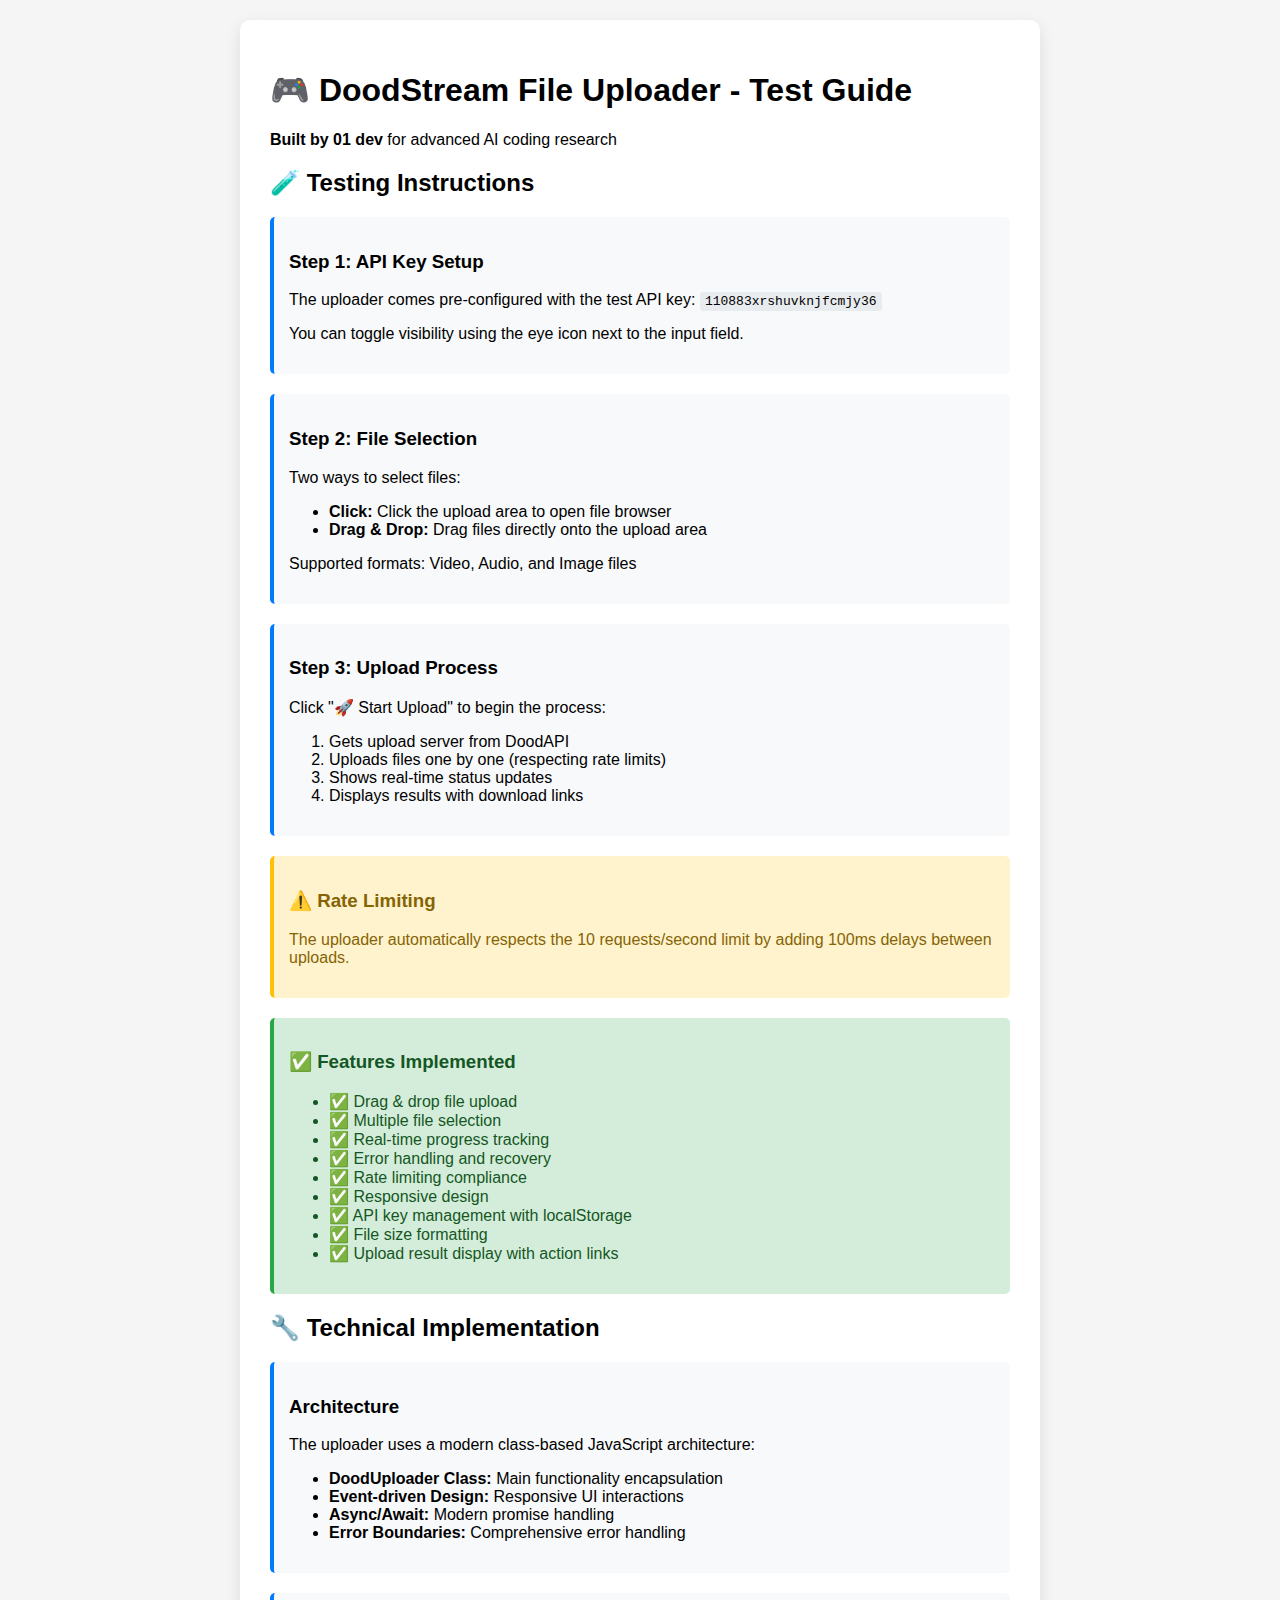
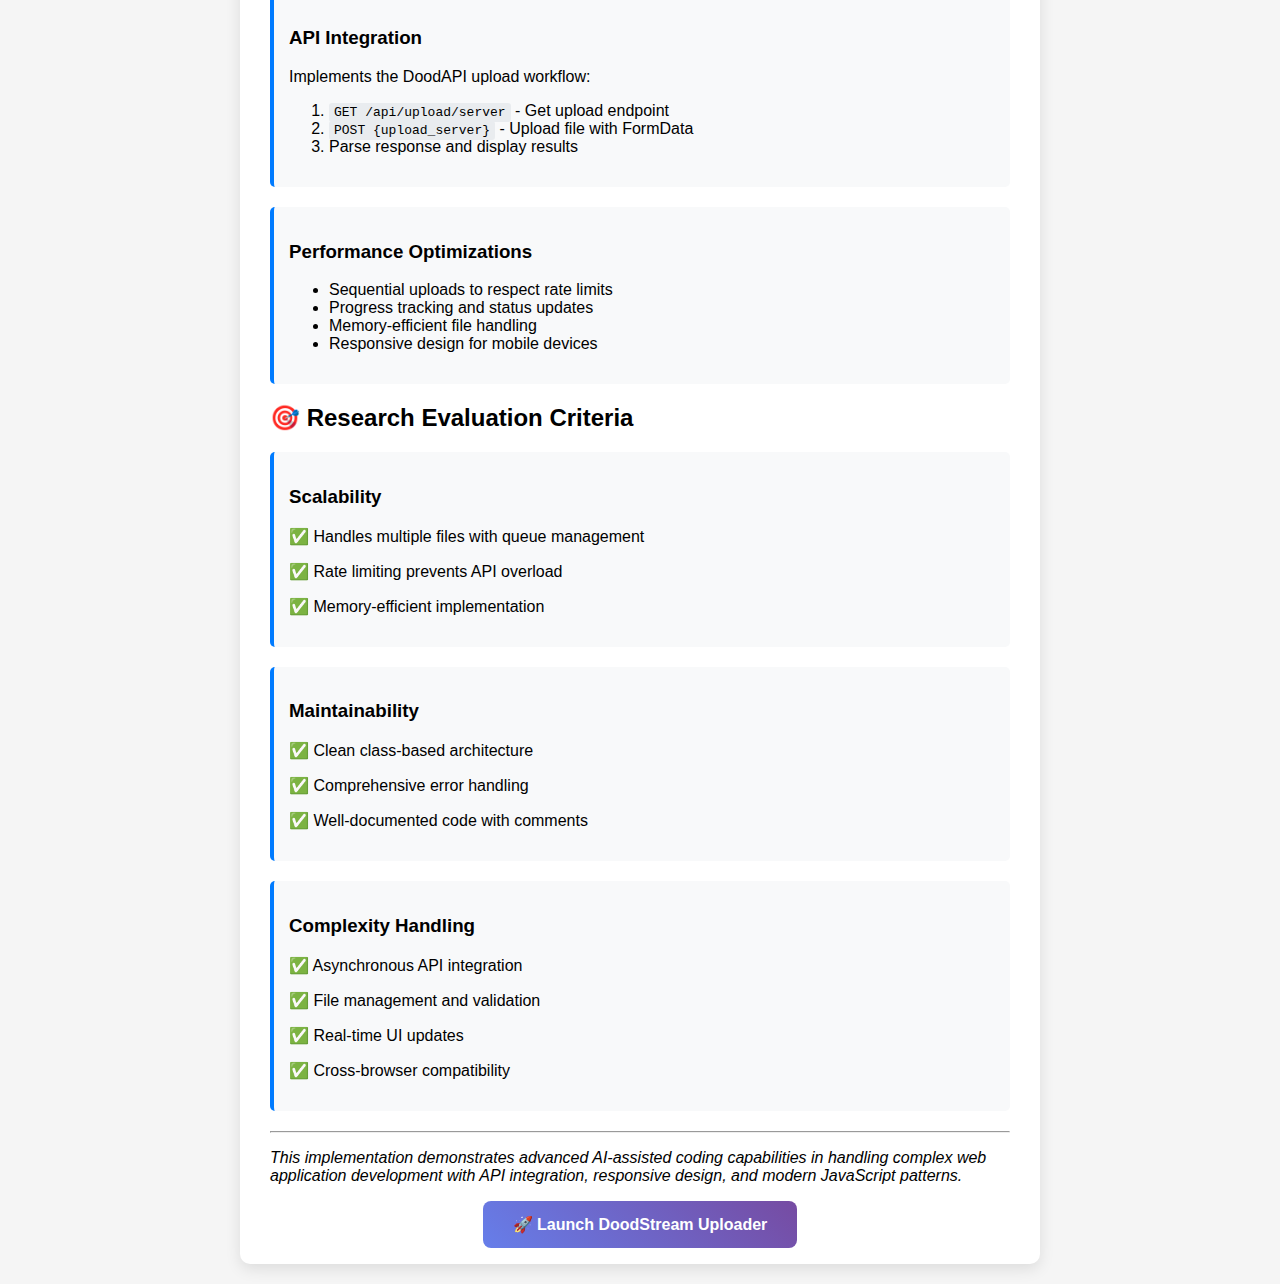
<file: test-guide.html>
<!DOCTYPE html>
<html lang="en">
<head>
    <meta charset="UTF-8">
    <meta name="viewport" content="width=device-width, initial-scale=1.0">
    <title>DoodStream Uploader - Test Guide</title>
    <style>
        body {
            font-family: Arial, sans-serif;
            max-width: 800px;
            margin: 0 auto;
            padding: 20px;
            background: #f5f5f5;
        }
        .test-guide {
            background: white;
            padding: 30px;
            border-radius: 10px;
            box-shadow: 0 5px 15px rgba(0,0,0,0.1);
        }
        .step {
            margin: 20px 0;
            padding: 15px;
            background: #f8f9fa;
            border-left: 4px solid #007bff;
            border-radius: 5px;
        }
        .warning {
            background: #fff3cd;
            border-left-color: #ffc107;
            color: #856404;
        }
        .success {
            background: #d4edda;
            border-left-color: #28a745;
            color: #155724;
        }
        code {
            background: #e9ecef;
            padding: 2px 5px;
            border-radius: 3px;
            font-family: monospace;
        }
    </style>
</head>
<body>
    <div class="test-guide">
        <h1>🎮 DoodStream File Uploader - Test Guide</h1>
        <p><strong>Built by 01 dev</strong> for advanced AI coding research</p>
        
        <h2>🧪 Testing Instructions</h2>
        
        <div class="step">
            <h3>Step 1: API Key Setup</h3>
            <p>The uploader comes pre-configured with the test API key: <code>110883xrshuvknjfcmjy36</code></p>
            <p>You can toggle visibility using the eye icon next to the input field.</p>
        </div>
        
        <div class="step">
            <h3>Step 2: File Selection</h3>
            <p>Two ways to select files:</p>
            <ul>
                <li><strong>Click:</strong> Click the upload area to open file browser</li>
                <li><strong>Drag & Drop:</strong> Drag files directly onto the upload area</li>
            </ul>
            <p>Supported formats: Video, Audio, and Image files</p>
        </div>
        
        <div class="step">
            <h3>Step 3: Upload Process</h3>
            <p>Click "🚀 Start Upload" to begin the process:</p>
            <ol>
                <li>Gets upload server from DoodAPI</li>
                <li>Uploads files one by one (respecting rate limits)</li>
                <li>Shows real-time status updates</li>
                <li>Displays results with download links</li>
            </ol>
        </div>
        
        <div class="step warning">
            <h3>⚠️ Rate Limiting</h3>
            <p>The uploader automatically respects the 10 requests/second limit by adding 100ms delays between uploads.</p>
        </div>
        
        <div class="step success">
            <h3>✅ Features Implemented</h3>
            <ul>
                <li>✅ Drag & drop file upload</li>
                <li>✅ Multiple file selection</li>
                <li>✅ Real-time progress tracking</li>
                <li>✅ Error handling and recovery</li>
                <li>✅ Rate limiting compliance</li>
                <li>✅ Responsive design</li>
                <li>✅ API key management with localStorage</li>
                <li>✅ File size formatting</li>
                <li>✅ Upload result display with action links</li>
            </ul>
        </div>
        
        <h2>🔧 Technical Implementation</h2>
        
        <div class="step">
            <h3>Architecture</h3>
            <p>The uploader uses a modern class-based JavaScript architecture:</p>
            <ul>
                <li><strong>DoodUploader Class:</strong> Main functionality encapsulation</li>
                <li><strong>Event-driven Design:</strong> Responsive UI interactions</li>
                <li><strong>Async/Await:</strong> Modern promise handling</li>
                <li><strong>Error Boundaries:</strong> Comprehensive error handling</li>
            </ul>
        </div>
        
        <div class="step">
            <h3>API Integration</h3>
            <p>Implements the DoodAPI upload workflow:</p>
            <ol>
                <li><code>GET /api/upload/server</code> - Get upload endpoint</li>
                <li><code>POST {upload_server}</code> - Upload file with FormData</li>
                <li>Parse response and display results</li>
            </ol>
        </div>
        
        <div class="step">
            <h3>Performance Optimizations</h3>
            <ul>
                <li>Sequential uploads to respect rate limits</li>
                <li>Progress tracking and status updates</li>
                <li>Memory-efficient file handling</li>
                <li>Responsive design for mobile devices</li>
            </ul>
        </div>
        
        <h2>🎯 Research Evaluation Criteria</h2>
        
        <div class="step">
            <h3>Scalability</h3>
            <p>✅ Handles multiple files with queue management</p>
            <p>✅ Rate limiting prevents API overload</p>
            <p>✅ Memory-efficient implementation</p>
        </div>
        
        <div class="step">
            <h3>Maintainability</h3>
            <p>✅ Clean class-based architecture</p>
            <p>✅ Comprehensive error handling</p>
            <p>✅ Well-documented code with comments</p>
        </div>
        
        <div class="step">
            <h3>Complexity Handling</h3>
            <p>✅ Asynchronous API integration</p>
            <p>✅ File management and validation</p>
            <p>✅ Real-time UI updates</p>
            <p>✅ Cross-browser compatibility</p>
        </div>
        
        <hr>
        
        <p><em>This implementation demonstrates advanced AI-assisted coding capabilities in handling complex web application development with API integration, responsive design, and modern JavaScript patterns.</em></p>
        
        <div style="text-align: center; margin-top: 30px;">
            <a href="index.html" style="background: linear-gradient(45deg, #667eea, #764ba2); color: white; padding: 15px 30px; text-decoration: none; border-radius: 8px; font-weight: bold;">🚀 Launch DoodStream Uploader</a>
        </div>
    </div>
</body>
</html>
</file>
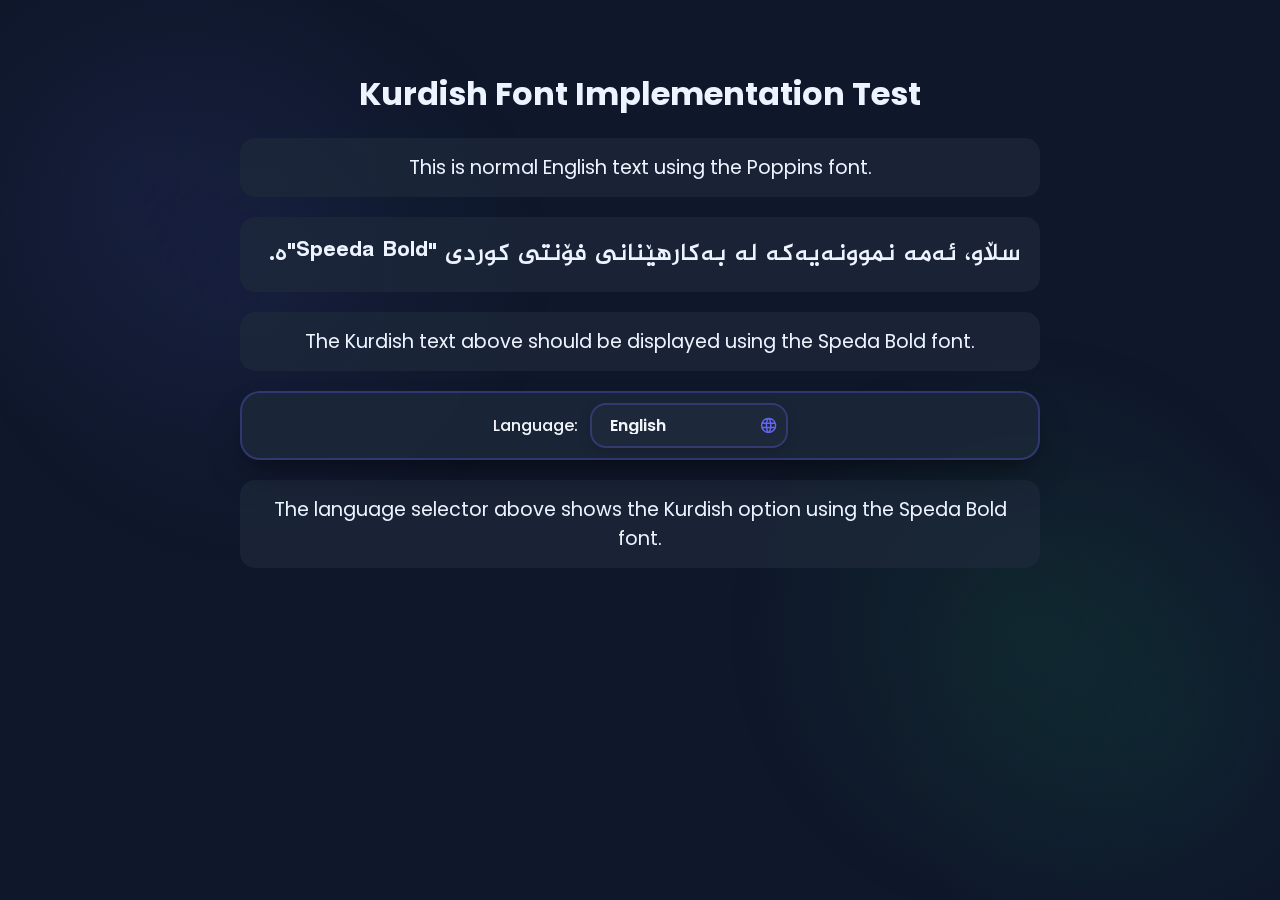
<file: test-kurdish-font.html>
<!DOCTYPE html>
<html lang="en">
<head>
  <meta charset="UTF-8">
  <meta name="viewport" content="width=device-width, initial-scale=1.0">
  <title>Kurdish Font Test</title>
  <link rel="stylesheet" href="https://fonts.googleapis.com/css2?family=Material+Symbols+Rounded:opsz,wght,FILL,GRAD@20..48,100..700,0..1,-50..200" />
  <link rel="stylesheet" href="style.css" />
  <style>
    body {
      background: #0f172a;
      color: #edf3ff;
      font-family: "Poppins", sans-serif;
      padding: 20px;
      direction: ltr;
    }
    
    .test-container {
      max-width: 800px;
      margin: 50px auto;
      text-align: center;
    }
    
    .kurdish-sample {
      font-family: "Speda Bold", "Poppins", sans-serif;
      font-weight: bold;
      font-size: 1.5rem;
      margin: 20px 0;
      padding: 20px;
      background: rgba(30, 41, 59, 0.7);
      border-radius: 15px;
      direction: rtl;
      text-align: right;
    }
    
    .normal-text {
      font-size: 1.2rem;
      margin: 20px 0;
      padding: 15px;
      background: rgba(30, 41, 59, 0.7);
      border-radius: 15px;
    }
  </style>
</head>
<body>
  <div class="test-container">
    <h1>Kurdish Font Implementation Test</h1>
    <p class="normal-text">This is normal English text using the Poppins font.</p>
    
    <div class="kurdish-sample">
      سڵاو، ئەمە نموونەیەکە لە بەکارهێنانی فۆنتی کوردی "Speeda Bold"ە.
    </div>
    
    <p class="normal-text">The Kurdish text above should be displayed using the Speda Bold font.</p>
    
    <div class="language-selector-container">
      <label for="language-select" class="language-label">Language:</label>
      <div class="select-wrapper">
        <select id="language-select" class="language-select">
          <option value="en">English</option>
          <option value="ckb" class="kurdish-text">Kurdish (Sorani)</option>
          <option value="ar">العربية</option>
        </select>
        <span class="select-icon material-symbols-rounded">language</span>
      </div>
    </div>
    
    <p class="normal-text">The language selector above shows the Kurdish option using the Speda Bold font.</p>
  </div>
</body>
</html>
</file>
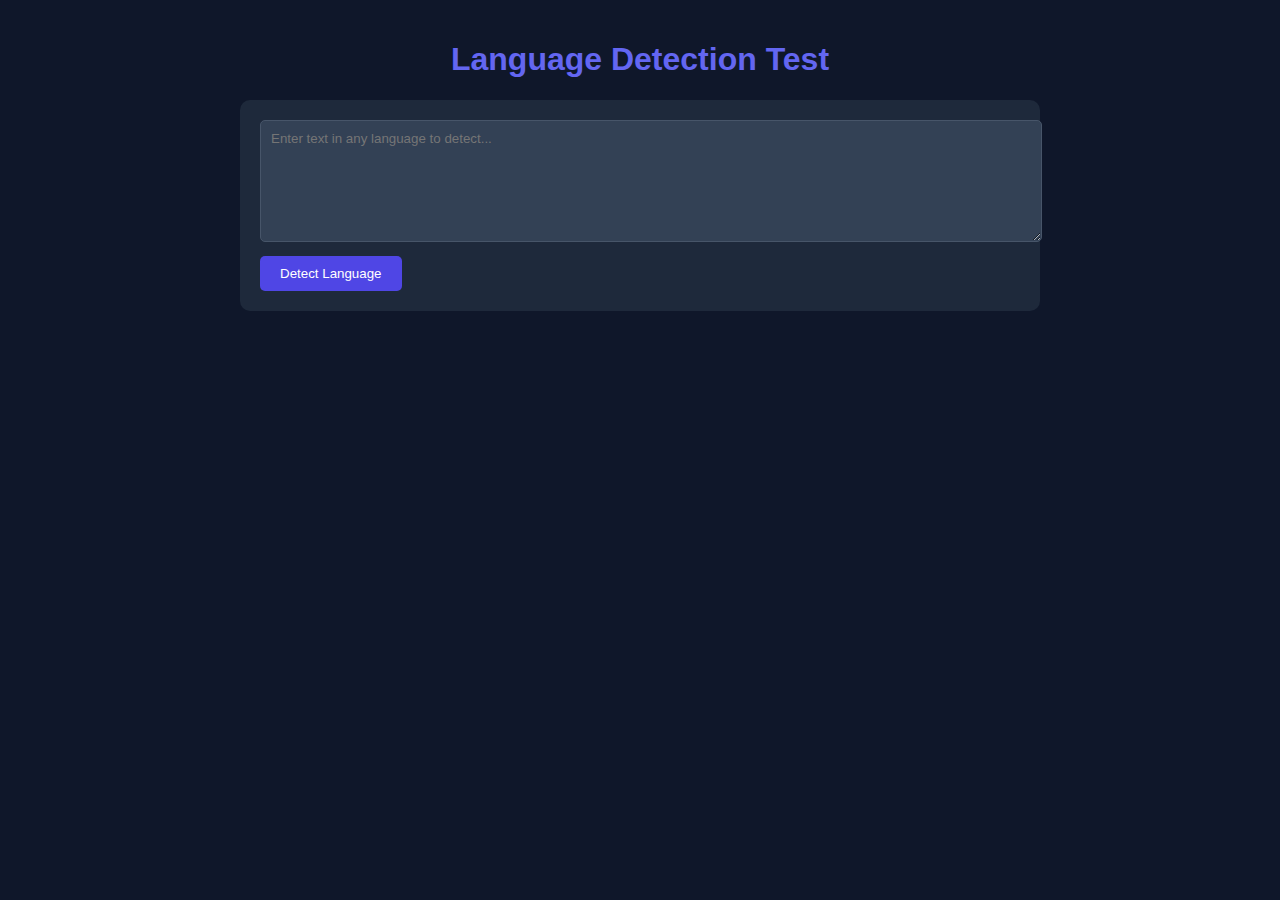
<file: test-language-detection.html>
<!DOCTYPE html>
<html lang="en">
<head>
    <meta charset="UTF-8">
    <meta name="viewport" content="width=device-width, initial-scale=1.0">
    <title>Language Detection Test</title>
    <style>
        body {
            font-family: 'Poppins', sans-serif;
            background-color: #0f172a;
            color: #edf3ff;
            padding: 20px;
            margin: 0;
        }
        .container {
            max-width: 800px;
            margin: 0 auto;
        }
        h1 {
            text-align: center;
            color: #6366f1;
        }
        .test-area {
            background-color: #1e293b;
            padding: 20px;
            border-radius: 10px;
            margin: 20px 0;
        }
        textarea {
            width: 100%;
            height: 100px;
            background-color: #334155;
            color: #edf3ff;
            border: 1px solid #475569;
            border-radius: 5px;
            padding: 10px;
            font-family: inherit;
            margin-bottom: 10px;
        }
        button {
            background-color: #4f46e5;
            color: white;
            border: none;
            padding: 10px 20px;
            border-radius: 5px;
            cursor: pointer;
            font-weight: 500;
        }
        button:hover {
            background-color: #4338ca;
        }
        .result {
            margin-top: 20px;
            padding: 15px;
            background-color: #334155;
            border-radius: 5px;
            display: none;
        }
        .result.show {
            display: block;
        }
    </style>
</head>
<body>
    <div class="container">
        <h1>Language Detection Test</h1>
        <div class="test-area">
            <textarea id="textInput" placeholder="Enter text in any language to detect..."></textarea>
            <button id="detectBtn">Detect Language</button>
        </div>
        <div id="result" class="result">
            <h3>Detected Language:</h3>
            <p id="languageResult"></p>
        </div>
    </div>

    <script>
        // Language detection function (same as in the main script)
        const detectLanguage = (text) => {
          // Remove extra whitespace and get a clean text sample
          const cleanText = text.trim().toLowerCase();
          
          // If text is empty, return default
          if (cleanText.length === 0) return 'Unknown';
          
          // Define regex patterns for different scripts and languages
          const arabicRegex = /[\u0600-\u06FF]/g;
          const kurdishSoraniSpecific = /[\u0698\u06A9\u06AF\u067E\u0686]/g; // Specific Kurdish characters
          const englishRegex = /[a-zA-Z]/g;
          
          // Common words for language detection
          const englishCommonWords = ['the', 'and', 'or', 'but', 'is', 'are', 'was', 'were', 'be', 'been', 'have', 'has', 'had', 'do', 'does', 'did', 'will', 'would', 'could', 'should', 'may', 'might', 'can', 'must'];
          const arabicCommonWords = ['الذي', 'التي', 'أن', 'إن', 'من', 'على', 'في', 'إلى', 'عن', 'على', 'مع', 'بعد', 'قبل', 'أثناء', 'منذ', 'لأن', 'حتى', 'كل', 'جميع', 'بعض', 'أي', 'ما', 'كيف', 'متى', 'أين', 'почему', 'كак', 'что', 'кто'];
          
          // Check for Kurdish (Sorani) first as it uses Arabic script with specific characters
          const kurdishChars = cleanText.match(kurdishSoraniSpecific);
          if (kurdishChars && kurdishChars.length > 0) {
            return 'Kurdish (Sorani)';
          }
          
          // Check for Arabic script
          const arabicChars = cleanText.match(arabicRegex);
          if (arabicChars && arabicChars.length > 3) { // At least 3 Arabic characters to be considered Arabic
            // Check for common Arabic words
            const arabicWords = arabicCommonWords.some(word => cleanText.includes(word));
            if (arabicWords) {
              return 'Arabic';
            }
            return 'Arabic';
          }
          
          // Check for English/Latin script
          const englishChars = cleanText.match(englishRegex);
          if (englishChars && englishChars.length > 3) { // At least 3 English characters
            // Check for common English words
            const englishWords = englishCommonWords.some(word => cleanText.includes(word));
            if (englishWords) {
              return 'English';
            }
            return 'English';
          }
          
          // Default to Unknown for ambiguous cases
          return 'Unknown';
        };

        // DOM elements
        const textInput = document.getElementById('textInput');
        const detectBtn = document.getElementById('detectBtn');
        const result = document.getElementById('result');
        const languageResult = document.getElementById('languageResult');

        // Event listener for the detect button
        detectBtn.addEventListener('click', () => {
            const text = textInput.value;
            const language = detectLanguage(text);
            
            languageResult.textContent = language;
            result.classList.add('show');
        });

        // Test cases
        const testCases = [
            { text: "Hello, how are you today?", expected: "English" },
            { text: "مرحبا، كيف حالك اليوم؟", expected: "Arabic" },
            { text: "سڵاو، چۆنی؟", expected: "Kurdish (Sorani)" },
            { text: "The quick brown fox jumps over the lazy dog", expected: "English" },
            { text: "الfox البني السريع يقفز فوق الكلب الكسول", expected: "Arabic" }
        ];

        // Run tests on page load
        window.addEventListener('load', () => {
            console.log("Running language detection tests...");
            testCases.forEach((testCase, index) => {
                const detected = detectLanguage(testCase.text);
                console.log(`Test ${index + 1}: "${testCase.text}"`);
                console.log(`Expected: ${testCase.expected}, Detected: ${detected}`);
                console.log(`Result: ${detected === testCase.expected ? 'PASS' : 'FAIL'}`);
            });
        });
    </script>
</body>
</html>
</file>
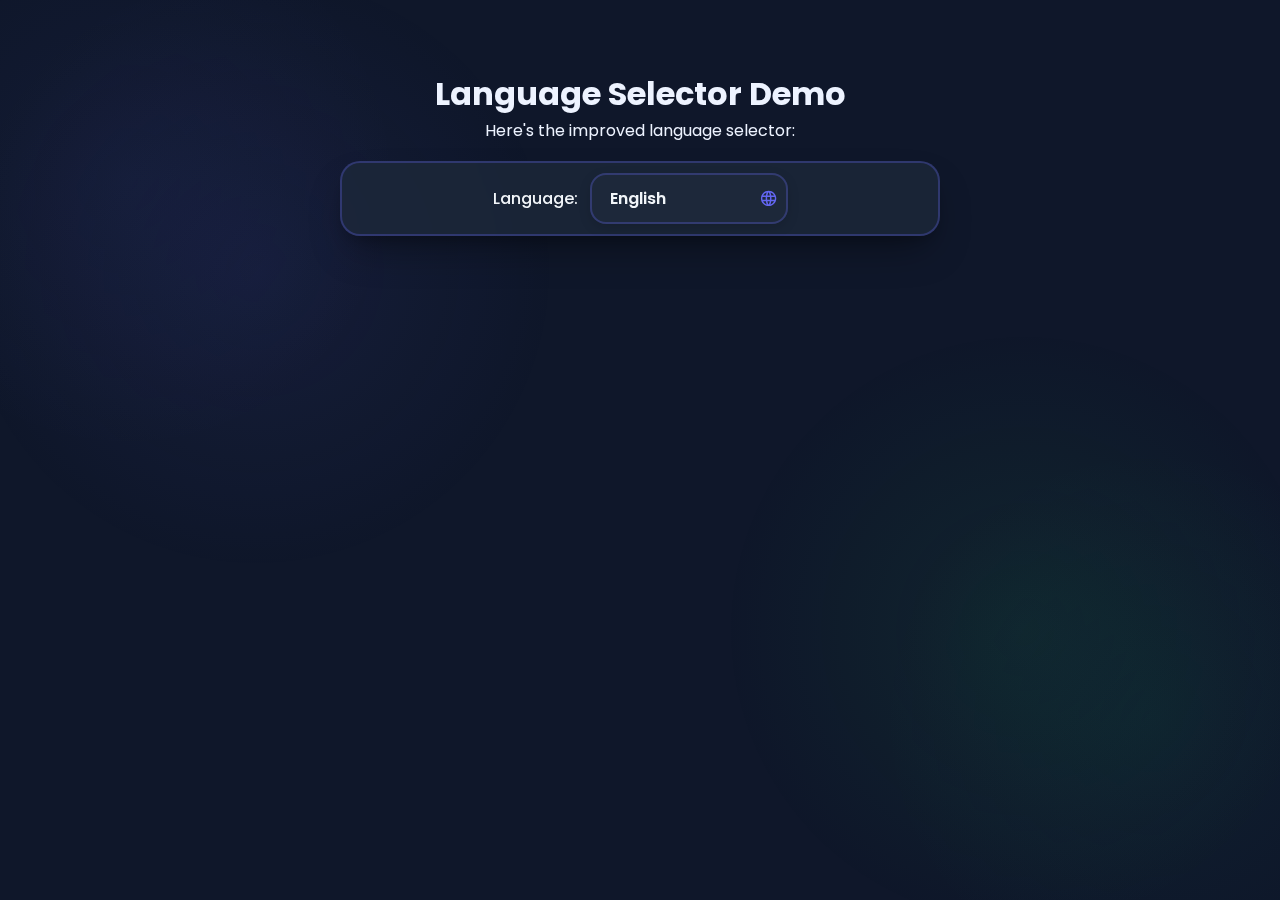
<file: test-language-selector.html>
<!DOCTYPE html>
<html lang="en">
<head>
  <meta charset="UTF-8">
  <meta name="viewport" content="width=device-width, initial-scale=1.0">
  <title>Language Selector Test</title>
  <link rel="stylesheet" href="https://fonts.googleapis.com/css2?family=Material+Symbols+Rounded:opsz,wght,FILL,GRAD@20..48,100..700,0..1,-50..200" />
  <link rel="stylesheet" href="style.css" />
  <style>
    body {
      background: #0f172a;
      color: #edf3ff;
      font-family: "Poppins", sans-serif;
      padding: 20px;
    }
    
    .test-container {
      max-width: 600px;
      margin: 50px auto;
      text-align: center;
    }
  </style>
</head>
<body>
  <div class="test-container">
    <h1>Language Selector Demo</h1>
    <p>Here's the improved language selector:</p>
    
    <div class="language-selector-container">
      <label for="language-select" class="language-label">Language:</label>
      <div class="select-wrapper">
        <select id="language-select" class="language-select">
          <option value="en">English</option>
          <option value="ckb">Kurdish (Sorani)</option>
          <option value="ar">العربية</option>
        </select>
        <span class="select-icon material-symbols-rounded">language</span>
      </div>
    </div>
  </div>
</body>
</html>
</file>
<file: style.css>
/* Import Google Font - Poppins */
@import url("https://fonts.googleapis.com/css2?family=Poppins:wght@300;400;500;600;700&display=swap");

/* Kurdish Font - Speda Bold */
@font-face {
  font-family: 'Speda Bold';
  src: url('Speda-Bold.ttf') format('truetype');
  font-weight: bold;
  font-style: normal;
  font-display: swap;
}

* {
  margin: 0;
  padding: 0;
  box-sizing: border-box;
  font-family: "Poppins", "Speda Bold", sans-serif;
}

/* Accessibility: Reduced motion support */
@media (prefers-reduced-motion: reduce) {
  *,
  *::before,
  *::after {
    animation-duration: 0.01ms !important;
    animation-iteration-count: 1 !important;
    transition-duration: 0.01ms !important;
    scroll-behavior: auto !important;
  }
}

/* Performance: Reduce animations on slow connections */
body.slow-connection *,
body.slow-connection *::before,
body.slow-connection *::after {
  animation-duration: 0.5s !important;
  animation-iteration-count: 1 !important;
}

/* Focus styles for keyboard navigation */
*:focus-visible {
  outline: 3px solid var(--accent-color);
  outline-offset: 2px;
}

/* Skip to main content link for screen readers */
.skip-link {
  position: absolute;
  top: -40px;
  left: 0;
  background: var(--accent-color);
  color: white;
  padding: 8px 16px;
  text-decoration: none;
  z-index: 10000;
  border-radius: 0 0 4px 0;
  font-weight: 600;
}

.skip-link:focus {
  top: 0;
}

/* Screen reader only class */
.sr-only {
  position: absolute;
  width: 1px;
  height: 1px;
  padding: 0;
  margin: -1px;
  overflow: hidden;
  clip: rect(0, 0, 0, 0);
  white-space: nowrap;
  border-width: 0;
}

:root {
  /* Enhanced Dark theme colors - Modern & Vibrant */
  --text-color: #f1f5f9;
  --subheading-color: #cbd5e1;
  --placeholder-color: #94a3b8;
  --primary-color: #0a0e1a;
  --secondary-color: #1a1f2e;
  --tertiary-color: #252b3a;
  --accent-color: #6366f1;
  --accent-hover: #818cf8;
  --accent-light: #a5b4fc;
  --success-color: #22c55e;
  --warning-color: #f59e0b;
  --error-color: #ef4444;
  --scrollbar-color: #475569;
  --message-user-bg: linear-gradient(135deg, #6366f1 0%, #8b5cf6 100%);
  --message-bot-bg: #1e293b;
  --message-user-text: #ffffff;
  --message-bot-text: #e2e8f0;
  --input-bg: rgba(30, 41, 59, 0.8);
  --input-border: rgba(99, 102, 241, 0.3);
  --suggestion-bg: rgba(30, 41, 59, 0.6);
  --suggestion-hover: rgba(51, 65, 85, 0.8);
  --avatar-bot: linear-gradient(135deg, #6366f1, #8b5cf6);
  --avatar-user: linear-gradient(135deg, #22c55e, #10b981);
  --card-shadow: 0 20px 40px -12px rgba(0, 0, 0, 0.4), 0 8px 16px -8px rgba(0, 0, 0, 0.3);
  --card-shadow-hover: 0 25px 50px -12px rgba(99, 102, 241, 0.4), 0 12px 24px -12px rgba(0, 0, 0, 0.4);
  --glow-effect: 0 0 20px rgba(99, 102, 241, 0.6), 0 0 40px rgba(139, 92, 246, 0.4);
  --glow-effect-strong: 0 0 30px rgba(99, 102, 241, 0.8), 0 0 60px rgba(139, 92, 246, 0.6);
  --pulse-animation: pulse 2s infinite;
  --neon-glow: 0 0 10px #6366f1, 0 0 20px #6366f1, 0 0 30px #6366f1, 0 0 40px #6366f1;
  --language-indicator-bg: rgba(99, 102, 241, 0.2);
  --gradient-start: #6366f1;
  --gradient-middle: #8b5cf6;
  --gradient-end: #ec4899;
  --gradient-radial: radial-gradient(circle at 50% 50%, rgba(99, 102, 241, 0.2), transparent);
  --floating-animation: floating 3s ease-in-out infinite;
  --bounce-animation: bounce 2s infinite;
  --glass-bg: rgba(30, 41, 59, 0.75);
  --glass-border: rgba(99, 102, 241, 0.3);
  --logo-size: 120px;
  --avatar-size: 45px;
  --border-radius-sm: 12px;
  --border-radius-md: 16px;
  --border-radius-lg: 20px;
  --border-radius-xl: 24px;
  --spacing-xs: 8px;
  --spacing-sm: 12px;
  --spacing-md: 16px;
  --spacing-lg: 24px;
  --spacing-xl: 32px;
  --transition-fast: 0.2s cubic-bezier(0.4, 0, 0.2, 1);
  --transition-base: 0.3s cubic-bezier(0.4, 0, 0.2, 1);
  --transition-smooth: 0.4s cubic-bezier(0.175, 0.885, 0.32, 1.275);
  --transition-spring: 0.5s cubic-bezier(0.34, 1.56, 0.64, 1);
  --blur-light: blur(8px);
  --blur-medium: blur(12px);
  --blur-heavy: blur(20px);
  --gradient-overlay: linear-gradient(180deg, rgba(99, 102, 241, 0.1) 0%, transparent 50%, rgba(139, 92, 246, 0.1) 100%);
  --mesh-gradient: radial-gradient(at 0% 0%, rgba(99, 102, 241, 0.15) 0px, transparent 50%),
                    radial-gradient(at 100% 100%, rgba(139, 92, 246, 0.15) 0px, transparent 50%);
}

body.light-theme {
  /* Enhanced Light theme colors - Clean & Modern */
  --text-color: #0f172a;
  --subheading-color: #475569;
  --placeholder-color: #64748b;
  --primary-color: #ffffff;
  --secondary-color: #f8fafc;
  --tertiary-color: #f1f5f9;
  --accent-color: #6366f1;
  --accent-hover: #4f46e5;
  --accent-light: #818cf8;
  --success-color: #16a34a;
  --warning-color: #d97706;
  --error-color: #dc2626;
  --scrollbar-color: #cbd5e1;
  --message-user-bg: linear-gradient(135deg, #6366f1 0%, #8b5cf6 100%);
  --message-user-text: #ffffff;
  --message-bot-bg: #f1f5f9;
  --message-bot-text: #0f172a;
  --input-bg: rgba(255, 255, 255, 0.9);
  --input-border: rgba(99, 102, 241, 0.2);
  --suggestion-bg: rgba(255, 255, 255, 0.8);
  --suggestion-hover: rgba(241, 245, 249, 0.95);
  --avatar-bot: linear-gradient(135deg, #6366f1, #8b5cf6);
  --avatar-user: linear-gradient(135deg, #22c55e, #10b981);
  --card-shadow: 0 20px 40px -12px rgba(0, 0, 0, 0.15), 0 8px 16px -8px rgba(0, 0, 0, 0.1);
  --card-shadow-hover: 0 25px 50px -12px rgba(99, 102, 241, 0.25), 0 12px 24px -12px rgba(0, 0, 0, 0.15);
  --glow-effect: 0 0 20px rgba(99, 102, 241, 0.4), 0 0 40px rgba(139, 92, 246, 0.3);
  --glow-effect-strong: 0 0 30px rgba(99, 102, 241, 0.6), 0 0 60px rgba(139, 92, 246, 0.4);
  --pulse-animation: pulse 2s infinite;
  --neon-glow: 0 0 10px #6366f1, 0 0 20px #6366f1, 0 0 30px #6366f1, 0 0 40px #6366f1;
  --language-indicator-bg: rgba(99, 102, 241, 0.1);
  --gradient-start: #6366f1;
  --gradient-middle: #8b5cf6;
  --gradient-end: #ec4899;
  --gradient-radial: radial-gradient(circle at 50% 50%, rgba(99, 102, 241, 0.15), transparent);
  --floating-animation: floating 3s ease-in-out infinite;
  --bounce-animation: bounce 2s infinite;
  --glass-bg: rgba(255, 255, 255, 0.8);
  --glass-border: rgba(99, 102, 241, 0.2);
  --logo-size: 120px;
  --avatar-size: 45px;
}

body {
  color: var(--text-color);
  background: var(--primary-color);
  transition: background-color var(--transition-base), color var(--transition-base);
  min-height: 100vh;
  background-image: var(--mesh-gradient);
  overflow-x: hidden;
  position: relative;
}

body::before {
  content: "";
  position: fixed;
  top: 0;
  left: 0;
  width: 100%;
  height: 100%;
  background: 
    radial-gradient(circle at 10% 20%, rgba(99, 102, 241, 0.15) 0%, transparent 30%),
    radial-gradient(circle at 90% 80%, rgba(34, 197, 94, 0.15) 0%, transparent 30%),
    radial-gradient(circle at 50% 50%, rgba(139, 92, 246, 0.1) 0%, transparent 50%);
  z-index: -2;
  pointer-events: none;
}

body::after {
  content: "";
  position: fixed;
  top: 0;
  left: 0;
  width: 100%;
  height: 100%;
  background: 
    radial-gradient(circle at 20% 30%, rgba(99, 102, 241, 0.08) 0%, transparent 25%),
    radial-gradient(circle at 80% 70%, rgba(34, 197, 94, 0.08) 0%, transparent 25%);
  z-index: -1;
  animation: backgroundShift 20s ease-in-out infinite alternate;
  pointer-events: none;
}

@keyframes backgroundShift {
  0% {
    transform: translate(0, 0) scale(1) rotate(0deg);
    opacity: 1;
  }
  50% {
    transform: translate(30px, 20px) scale(1.15) rotate(2deg);
    opacity: 0.9;
  }
  100% {
    transform: translate(20px, 20px) scale(1.1) rotate(0deg);
    opacity: 1;
  }
}

/* Sidebar */
.sidebar {
  position: fixed;
  top: 0;
  left: 0;
  height: 100vh;
  width: 300px;
  background: var(--secondary-color);
  border-right: 2px solid var(--glass-border);
  box-shadow: 12px 0 40px rgba(0,0,0,0.35), 0 0 0 1px rgba(99, 102, 241, 0.1);
  transform: translateX(-100%);
  transition: transform var(--transition-smooth);
  z-index: 1100;
  display: flex;
  flex-direction: column;
  backdrop-filter: blur(15px);
  -webkit-backdrop-filter: blur(15px);
}

.sidebar.open { transform: translateX(0); }

.sidebar-overlay {
  position: fixed;
  inset: 0;
  background: rgba(0,0,0,0.4);
  opacity: 0;
  pointer-events: none;
  transition: opacity 0.3s ease;
  z-index: 1090;
}

.sidebar-overlay.show { opacity: 1; pointer-events: auto; }

.sidebar-header {
  display: flex;
  justify-content: space-between;
  align-items: center;
  padding: 16px;
  border-bottom: 1px solid var(--input-border);
}

.sidebar-header .sidebar-close {
  width: 40px;
  height: 40px;
  border-radius: 10px;
  border: none;
  background: var(--tertiary-color);
  color: var(--text-color);
  cursor: pointer;
}

.sidebar-nav {
  display: flex;
  flex-direction: column;
  padding: 10px;
  gap: 8px;
}

.sidebar-item {
  display: flex;
  align-items: center;
  gap: 12px;
  padding: 14px 18px;
  border-radius: var(--border-radius-md);
  border: 1px solid var(--glass-border);
  background: var(--input-bg);
  color: var(--text-color);
  cursor: pointer;
  text-align: left;
  transition: all var(--transition-smooth);
  position: relative;
  overflow: hidden;
  backdrop-filter: blur(8px);
  -webkit-backdrop-filter: blur(8px);
}

.sidebar-item::before {
  content: '';
  position: absolute;
  left: 0;
  top: 0;
  height: 100%;
  width: 4px;
  background: var(--accent-color);
  transform: scaleY(0);
  transition: transform var(--transition-base);
}

.sidebar-item:hover {
  background: var(--tertiary-color);
  transform: translateX(4px);
  border-color: var(--accent-color);
  box-shadow: 0 4px 12px rgba(99, 102, 241, 0.2);
}

.sidebar-item:hover::before {
  transform: scaleY(1);
}

.sidebar-item:active {
  transform: translateX(4px) translateY(1px);
}

.sidebar-footer {
  margin-top: auto;
  padding: 12px 16px;
  border-top: 1px solid var(--input-border);
  color: var(--placeholder-color);
}

/* Security panel styles */
.security-panel {
  position: fixed;
  top: 0;
  right: 0;
  height: 100vh;
  width: 340px;
  background: var(--secondary-color);
  border-left: 2px solid var(--glass-border);
  box-shadow: -12px 0 40px rgba(0,0,0,0.35), 0 0 0 1px rgba(99, 102, 241, 0.1);
  transform: translateX(100%);
  transition: transform var(--transition-smooth);
  z-index: 1100;
  display: flex;
  flex-direction: column;
  overflow-y: auto;
  backdrop-filter: blur(15px);
  -webkit-backdrop-filter: blur(15px);
}

.security-panel.open {
  transform: translateX(0);
}

.security-panel-header {
  display: flex;
  justify-content: space-between;
  align-items: center;
  padding: 16px;
  border-bottom: 1px solid var(--input-border);
}

.security-panel-header h3 {
  margin: 0;
  color: var(--text-color);
}

.security-panel-close {
  width: 40px;
  height: 40px;
  border-radius: 10px;
  border: none;
  background: var(--tertiary-color);
  color: var(--text-color);
  cursor: pointer;
}

.security-panel-content {
  padding: 20px;
  flex: 1;
  overflow-y: auto;
}

.api-key-section {
  margin-bottom: 30px;
}

.api-key-section h4 {
  color: var(--text-color);
  margin-bottom: 15px;
}

.security-note {
  font-size: 0.9rem;
  color: var(--placeholder-color);
  margin-bottom: 20px;
  line-height: 1.5;
}

.api-key-input-group {
  margin-bottom: 20px;
}

.api-key-input-group label {
  display: block;
  margin-bottom: 8px;
  color: var(--text-color);
  font-weight: 500;
}

.api-key-input-group input {
  width: 100%;
  padding: 12px;
  border-radius: 8px;
  border: 1px solid var(--input-border);
  background: var(--input-bg);
  color: var(--text-color);
  margin-bottom: 10px;
  font-family: monospace;
}

.save-key-btn, .clear-keys-btn {
  padding: 10px 15px;
  border-radius: 8px;
  border: none;
  background: var(--accent-color);
  color: white;
  font-weight: 500;
  cursor: pointer;
  transition: background 0.3s ease;
}

.save-key-btn:hover, .clear-keys-btn:hover {
  background: var(--accent-hover);
}

.clear-keys-btn {
  background: var(--error-color);
}

.clear-keys-btn:hover {
  background: #dc2626;
}

.security-actions {
  text-align: center;
  margin-top: 20px;
}

.security-info {
  background: var(--input-bg);
  border: 1px solid var(--input-border);
  border-radius: 10px;
  padding: 15px;
}

.security-info h4 {
  color: var(--text-color);
  margin-top: 0;
}

.security-info ul {
  padding-left: 20px;
  margin: 10px 0;
}

.security-info li {
  margin-bottom: 8px;
  color: var(--placeholder-color);
  font-size: 0.9rem;
}

/* Kurdish text styles */
.kurdish-text {
  font-family: "Speda Bold", "Poppins", sans-serif;
  font-weight: bold;
  direction: rtl;
}

/* Vehicle feature styles */
.vehicle-feature {
  background: linear-gradient(135deg, rgba(99, 102, 241, 0.1), rgba(139, 92, 246, 0.1));
  border-radius: 15px;
  padding: 15px;
  margin: 10px 0;
  border: 1px solid var(--accent-color);
  box-shadow: 0 4px 10px rgba(99, 102, 241, 0.2);
  animation: fadeIn 0.5s ease-out;
}

.vehicle-feature h4 {
  color: var(--accent-color);
  margin-top: 0;
  margin-bottom: 10px;
  display: flex;
  align-items: center;
  gap: 8px;
}

.vehicle-feature table {
  width: 100%;
  border-collapse: collapse;
  margin: 10px 0;
  background: rgba(255, 255, 255, 0.05);
  border-radius: 8px;
  overflow: hidden;
  animation: optimizedFadeIn 0.4s ease-out;
}

.vehicle-feature th,
.vehicle-feature td {
  border: 1px solid rgba(255, 255, 255, 0.1);
  padding: 10px;
  text-align: left;
}

.vehicle-feature th {
  background: rgba(99, 102, 241, 0.2);
  font-weight: 600;
}

.vehicle-feature tr:nth-child(even) {
  background: rgba(255, 255, 255, 0.03);
}

.vehicle-feature tr:hover {
  background: rgba(99, 102, 241, 0.1);
  transform: scale(1.01);
  transition: all 0.3s ease;
}

.vehicle-feature ul {
  padding-left: 20px;
  margin: 10px 0;
}

.vehicle-feature li {
  margin-bottom: 8px;
  line-height: 1.5;
}

.vehicle-feature li strong {
  color: var(--accent-color);
}

/* Enhanced vehicle comparison table */
.vehicle-comparison {
  overflow-x: auto;
}

.vehicle-comparison table {
  min-width: 600px;
}

.vehicle-comparison th {
  background: linear-gradient(135deg, var(--gradient-start), var(--gradient-middle));
  color: white;
  font-weight: 600;
  text-align: center;
}

.vehicle-comparison td:first-child {
  font-weight: 500;
  color: var(--accent-color);
}

.vehicle-comparison td strong {
  color: var(--success-color);
}

/* Environmental impact visualization */
.emission-savings {
  display: flex;
  flex-direction: column;
  gap: 15px;
  margin: 15px 0;
}

.emission-bar {
  display: flex;
  align-items: center;
  gap: 10px;
}

.emission-label {
  min-width: 120px;
  font-weight: 500;
}

.emission-bar-container {
  flex: 1;
  height: 20px;
  background: var(--tertiary-color);
  border-radius: 10px;
  overflow: hidden;
}

.emission-bar-fill {
  height: 100%;
  border-radius: 10px;
  transition: width 1s ease-out;
}

.emission-bar-fill.gas {
  background: linear-gradient(90deg, #ef4444, #f97316);
  width: 100%;
}

.emission-bar-fill.ev {
  background: linear-gradient(90deg, #10b981, #06b6d4);
  width: 30%;
}

.savings-highlight {
  background: rgba(16, 185, 129, 0.2);
  border: 1px solid var(--success-color);
  border-radius: 10px;
  padding: 15px;
  text-align: center;
  font-weight: 600;
  color: var(--success-color);
  animation: pulse 2s infinite;
}

/* Insurance cost estimation styles */
.insurance-estimation {
  background: rgba(79, 70, 229, 0.1);
  border-radius: 15px;
  padding: 20px;
  margin: 15px 0;
  border: 1px solid var(--accent-color);
}

.insurance-estimation h4 {
  color: var(--accent-color);
  margin-top: 0;
  text-align: center;
}

.insurance-factors {
  display: grid;
  grid-template-columns: repeat(auto-fit, minmax(150px, 1fr));
  gap: 15px;
  margin: 15px 0;
}

.insurance-factor {
  background: rgba(255, 255, 255, 0.05);
  border-radius: 10px;
  padding: 15px;
  text-align: center;
  border: 1px solid rgba(255, 255, 255, 0.1);
}

.insurance-factor .factor-name {
  font-weight: 600;
  margin-bottom: 5px;
  color: var(--accent-color);
}

.insurance-factor .factor-value {
  font-size: 1.2rem;
  font-weight: 700;
  color: var(--text-color);
}

.total-cost {
  text-align: center;
  font-size: 1.5rem;
  font-weight: 700;
  margin: 20px 0;
  padding: 15px;
  background: rgba(16, 185, 129, 0.1);
  border-radius: 10px;
  border: 1px solid var(--success-color);
}

.total-cost .amount {
  color: var(--success-color);
  font-size: 2rem;
}

/* Maintenance schedule styles */
.maintenance-schedule {
  background: rgba(139, 92, 246, 0.1);
  border-radius: 15px;
  padding: 20px;
  margin: 15px 0;
  border: 1px solid #8b5cf6;
}

.maintenance-schedule h4 {
  color: #8b5cf6;
  margin-top: 0;
  text-align: center;
}

.maintenance-schedule ul {
  list-style-type: none;
  padding: 0;
}

.maintenance-schedule li {
  padding: 12px 15px;
  margin-bottom: 10px;
  background: rgba(255, 255, 255, 0.05);
  border-radius: 10px;
  border-left: 4px solid var(--accent-color);
  display: flex;
  justify-content: space-between;
  align-items: center;
  transition: all 0.3s ease;
}

.maintenance-schedule li:hover {
  background: rgba(99, 102, 241, 0.2);
  transform: translateX(5px);
}

.maintenance-schedule .task-name {
  font-weight: 600;
}

.maintenance-schedule .task-interval {
  background: rgba(99, 102, 241, 0.3);
  padding: 5px 10px;
  border-radius: 20px;
  font-size: 0.9rem;
}

/* Language selector styles */
.language-selector-container {
  display: flex;
  align-items: center;
  justify-content: center;
  gap: 12px;
  margin-top: 18px;
  padding: 10px 20px;
  border-radius: var(--border-radius-lg);
  background: var(--glass-bg);
  border: 2px solid var(--glass-border);
  backdrop-filter: blur(10px);
  -webkit-backdrop-filter: blur(10px);
  box-shadow: var(--card-shadow);
  transition: all var(--transition-smooth);
  animation: slideIn 0.6s ease-out;
}

.language-selector-container:hover {
  transform: translateY(-4px) scale(1.02);
  box-shadow: var(--card-shadow-hover), var(--glow-effect);
  border-color: var(--accent-color);
  animation: pulse 2.5s infinite;
}

.language-selector-container:hover .language-label {
  color: var(--accent-color);
  text-shadow: 0 0 8px rgba(99, 102, 241, 0.5);
}

.language-label {
  font-weight: 500;
  color: var(--text-color);
  font-size: 1rem;
  white-space: nowrap;
  transition: all 0.3s ease;
  position: relative;
}

.select-wrapper {
  position: relative;
  display: flex;
  align-items: center;
  transition: all 0.3s ease;
}

.select-wrapper:hover {
  transform: scale(1.02);
}

.select-wrapper .select-icon {
  position: absolute;
  right: 10px;
  font-size: 1.2rem;
  color: var(--accent-color);
  pointer-events: none;
  z-index: 1;
  transition: all 0.3s ease;
  animation: bounce 2s infinite;
}

.select-wrapper:hover .select-icon {
  transform: rotate(10deg);
}

.language-select {
  appearance: none;
  -webkit-appearance: none;
  -moz-appearance: none;
  background: var(--input-bg);
  color: var(--text-color);
  border: 2px solid var(--input-border);
  border-radius: var(--border-radius-md);
  padding: 12px 40px 12px 18px;
  font-size: 1rem;
  font-weight: 600;
  cursor: pointer;
  transition: all var(--transition-smooth);
  min-width: 170px;
  outline: none;
  box-shadow: 0 4px 12px rgba(0, 0, 0, 0.15);
  backdrop-filter: blur(8px);
  -webkit-backdrop-filter: blur(8px);
}

.language-select:hover {
  background: var(--tertiary-color);
  border-color: var(--accent-color);
  transform: translateY(-3px) scale(1.02);
  box-shadow: 0 8px 20px rgba(99, 102, 241, 0.4), 0 0 0 2px rgba(99, 102, 241, 0.1);
}

.language-select:focus {
  border-color: var(--accent-color);
  box-shadow: 0 0 0 3px rgba(99, 102, 241, 0.4), 0 8px 20px rgba(99, 102, 241, 0.3), var(--glow-effect);
  transform: translateY(-3px) scale(1.02);
  outline: none;
}

/* Header controls */
.header-controls {
  display: flex;
  gap: 10px;
  align-items: center;
  justify-content: center;
  margin-top: 8px;
}

.control-button {
  width: 52px;
  height: 52px;
  border-radius: var(--border-radius-md);
  border: 2px solid var(--glass-border);
  background: var(--input-bg);
  color: var(--text-color);
  display: flex;
  align-items: center;
  justify-content: center;
  font-size: 1.5rem;
  cursor: pointer;
  transition: all var(--transition-smooth);
  box-shadow: 0 4px 12px rgba(0, 0, 0, 0.15), 0 0 0 1px rgba(99, 102, 241, 0.1);
  backdrop-filter: blur(8px);
  -webkit-backdrop-filter: blur(8px);
  position: relative;
  overflow: hidden;
}

.control-button::before {
  content: '';
  position: absolute;
  inset: 0;
  background: linear-gradient(135deg, var(--accent-color), var(--gradient-middle));
  opacity: 0;
  transition: opacity var(--transition-base);
}

.control-button:hover {
  background: var(--tertiary-color);
  transform: translateY(-3px) scale(1.05);
  box-shadow: 0 8px 20px rgba(99, 102, 241, 0.3), 0 0 0 2px rgba(99, 102, 241, 0.2);
  border-color: var(--accent-color);
}

.control-button:hover::before {
  opacity: 0.1;
}

.control-button:active {
  transform: translateY(-1px) scale(1.02);
}

.control-button:focus {
  outline: 3px solid var(--accent-color);
  outline-offset: 3px;
  box-shadow: 0 8px 20px rgba(99, 102, 241, 0.4), 0 0 0 3px rgba(99, 102, 241, 0.3);
}

/* Enhanced Logo styles */
.logo-container {
  display: flex;
  justify-content: center;
  align-items: center;
  margin-bottom: 28px;
  animation: logoContainerFadeIn 1.2s cubic-bezier(0.34, 1.56, 0.64, 1);
  position: relative;
  padding: 24px;
}

@keyframes logoContainerFadeIn {
  0% {
    opacity: 0;
    transform: translateY(-20px) scale(0.9);
  }
  60% {
    transform: translateY(5px) scale(1.05);
  }
  100% {
    opacity: 1;
    transform: translateY(0) scale(1);
  }
}

.logo-container::before {
  content: '';
  position: absolute;
  inset: -10px;
  background: 
    radial-gradient(circle at 30% 30%, rgba(99, 102, 241, 0.2), transparent 50%),
    radial-gradient(circle at 70% 70%, rgba(139, 92, 246, 0.15), transparent 50%);
  border-radius: 50%;
  animation: logoAura 5s ease-in-out infinite;
  pointer-events: none;
  z-index: -1;
  filter: blur(15px);
}

@keyframes logoAura {
  0%, 100% {
    transform: scale(1) rotate(0deg);
    opacity: 0.6;
  }
  33% {
    transform: scale(1.4) rotate(120deg);
    opacity: 0.8;
  }
  66% {
    transform: scale(1.2) rotate(240deg);
    opacity: 0.7;
  }
}

.app-logo {
  width: var(--logo-size);
  height: var(--logo-size);
  object-fit: contain;
  border-radius: 50%;
  box-shadow: 
    var(--card-shadow),
    0 0 45px rgba(99, 102, 241, 0.45),
    0 0 85px rgba(139, 92, 246, 0.25),
    0 0 125px rgba(236, 72, 153, 0.15),
    inset 0 0 35px rgba(99, 102, 241, 0.12),
    inset 0 2px 10px rgba(255, 255, 255, 0.1);
  animation: 
    logoFloat 4.5s ease-in-out infinite,
    logoGlow 3.5s ease-in-out infinite alternate,
    logoRing 5.5s ease-in-out infinite,
    logoRotate 25s linear infinite;
  transition: all var(--transition-spring);
  border: 4px solid transparent;
  background: 
    linear-gradient(var(--primary-color), var(--primary-color)) padding-box,
    linear-gradient(135deg, var(--accent-color), var(--gradient-middle), var(--gradient-end), var(--accent-color)) border-box;
  background-size: 300% 300%;
  padding: 7px;
  position: relative;
  cursor: pointer;
  filter: 
    drop-shadow(0 0 25px rgba(99, 102, 241, 0.35))
    drop-shadow(0 0 15px rgba(139, 92, 246, 0.2));
  will-change: transform, filter, box-shadow;
}

.app-logo::before {
  content: '';
  position: absolute;
  inset: -14px;
  border-radius: 50%;
  border: 3px solid transparent;
  background: linear-gradient(135deg, var(--accent-color), var(--gradient-middle), var(--gradient-end), var(--accent-color)) border-box;
  background-size: 200% 200%;
  background-clip: padding-box;
  -webkit-mask: 
    linear-gradient(#fff 0 0) content-box, 
    linear-gradient(#fff 0 0);
  -webkit-mask-composite: xor;
  mask-composite: exclude;
  animation: 
    logoRing 5.5s ease-in-out infinite, 
    logoRotate 18s linear infinite reverse;
  opacity: 0.7;
  z-index: -1;
  filter: blur(1px);
  box-shadow: 0 0 20px rgba(99, 102, 241, 0.3);
}

.app-logo::after {
  content: '';
  position: absolute;
  inset: -22px;
  border-radius: 50%;
  background: 
    radial-gradient(circle at 25% 25%, rgba(99, 102, 241, 0.5), transparent 45%),
    radial-gradient(circle at 75% 75%, rgba(139, 92, 246, 0.4), transparent 45%),
    radial-gradient(circle at 50% 50%, rgba(236, 72, 153, 0.2), transparent 60%);
  animation: logoShimmer 7s ease-in-out infinite;
  pointer-events: none;
  z-index: -2;
  opacity: 0;
  filter: blur(12px);
}

@keyframes logoFloat {
  0%, 100% {
    transform: translateY(0px) rotate(0deg) scale(1);
  }
  20% {
    transform: translateY(-6px) rotate(1.5deg) scale(1.01);
  }
  40% {
    transform: translateY(-10px) rotate(0deg) scale(1.02);
  }
  60% {
    transform: translateY(-12px) rotate(-1deg) scale(1.02);
  }
  80% {
    transform: translateY(-8px) rotate(1deg) scale(1.01);
  }
}

@keyframes logoGlow {
  0% {
    box-shadow: 
      var(--card-shadow),
      0 0 45px rgba(99, 102, 241, 0.45),
      0 0 85px rgba(139, 92, 246, 0.25),
      0 0 125px rgba(236, 72, 153, 0.15),
      inset 0 0 35px rgba(99, 102, 241, 0.12),
      inset 0 2px 10px rgba(255, 255, 255, 0.1);
    filter: 
      drop-shadow(0 0 25px rgba(99, 102, 241, 0.35))
      drop-shadow(0 0 15px rgba(139, 92, 246, 0.2));
  }
  100% {
    box-shadow: 
      var(--card-shadow-hover),
      0 0 65px rgba(99, 102, 241, 0.65),
      0 0 130px rgba(139, 92, 246, 0.45),
      0 0 180px rgba(236, 72, 153, 0.25),
      inset 0 0 45px rgba(99, 102, 241, 0.22),
      inset 0 2px 15px rgba(255, 255, 255, 0.15);
    filter: 
      drop-shadow(0 0 35px rgba(99, 102, 241, 0.5))
      drop-shadow(0 0 25px rgba(139, 92, 246, 0.4))
      drop-shadow(0 0 15px rgba(236, 72, 153, 0.3));
  }
}

@keyframes logoRing {
  0%, 100% {
    transform: scale(1) rotate(0deg);
    opacity: 0.6;
  }
  33% {
    transform: scale(1.2) rotate(120deg);
    opacity: 0.8;
  }
  66% {
    transform: scale(1.1) rotate(240deg);
    opacity: 0.7;
  }
}

@keyframes logoRotate {
  0% {
    background-position: 0% 50%;
  }
  100% {
    background-position: 200% 50%;
  }
}

@keyframes logoShimmer {
  0%, 100% {
    opacity: 0;
    transform: rotate(0deg) scale(1);
  }
  30% {
    opacity: 0.4;
    transform: rotate(90deg) scale(1.1);
  }
  50% {
    opacity: 0.9;
    transform: rotate(180deg) scale(1.25);
  }
  70% {
    opacity: 0.5;
    transform: rotate(270deg) scale(1.1);
  }
}

.app-logo:hover {
  transform: scale(1.18) rotate(12deg);
  animation: 
    logoHoverFloat 0.9s ease-in-out infinite,
    logoHoverGlow 1.4s ease-in-out infinite,
    logoRotate 7s linear infinite;
  box-shadow: 
    var(--card-shadow-hover),
    0 0 90px rgba(99, 102, 241, 0.85),
    0 0 160px rgba(139, 92, 246, 0.65),
    0 0 220px rgba(236, 72, 153, 0.45),
    0 0 280px rgba(99, 102, 241, 0.25),
    inset 0 0 55px rgba(99, 102, 241, 0.35),
    inset 0 3px 20px rgba(255, 255, 255, 0.2);
  border-width: 5px;
  filter: 
    drop-shadow(0 0 50px rgba(139, 92, 246, 1))
    drop-shadow(0 0 30px rgba(236, 72, 153, 0.6))
    brightness(1.12)
    saturate(1.1);
}

@keyframes logoHoverFloat {
  0%, 100% {
    transform: translateY(-6px) scale(1.18) rotate(12deg);
  }
  25% {
    transform: translateY(-10px) scale(1.19) rotate(13deg);
  }
  50% {
    transform: translateY(-18px) scale(1.2) rotate(14deg);
  }
  75% {
    transform: translateY(-12px) scale(1.19) rotate(13deg);
  }
}

@keyframes logoHoverGlow {
  0%, 100% {
    box-shadow: 
      var(--card-shadow-hover),
      0 0 90px rgba(99, 102, 241, 0.85),
      0 0 160px rgba(139, 92, 246, 0.65),
      0 0 220px rgba(236, 72, 153, 0.45),
      0 0 280px rgba(99, 102, 241, 0.25),
      inset 0 0 55px rgba(99, 102, 241, 0.35),
      inset 0 3px 20px rgba(255, 255, 255, 0.2);
  }
  50% {
    box-shadow: 
      var(--card-shadow-hover),
      0 0 110px rgba(99, 102, 241, 1),
      0 0 190px rgba(139, 92, 246, 0.85),
      0 0 270px rgba(236, 72, 153, 0.65),
      0 0 320px rgba(99, 102, 241, 0.35),
      inset 0 0 65px rgba(99, 102, 241, 0.45),
      inset 0 4px 25px rgba(255, 255, 255, 0.25);
  }
}

.app-logo:hover::before {
  opacity: 0.9;
  transform: scale(1.28);
  animation: 
    logoHoverRing 0.9s ease-in-out infinite,
    logoRotate 12s linear infinite reverse;
  filter: blur(1.5px);
  box-shadow: 0 0 30px rgba(99, 102, 241, 0.5);
}

@keyframes logoHoverRing {
  0%, 100% {
    transform: scale(1.28) rotate(0deg);
  }
  33% {
    transform: scale(1.35) rotate(60deg);
  }
  66% {
    transform: scale(1.32) rotate(120deg);
  }
}

.app-logo:hover::after {
  opacity: 1;
  animation: logoHoverShimmer 1.8s ease-in-out infinite;
  filter: blur(15px);
}

@keyframes logoHoverShimmer {
  0%, 100% {
    opacity: 0.7;
    transform: rotate(0deg) scale(1.15);
  }
  25% {
    opacity: 0.9;
    transform: rotate(90deg) scale(1.2);
  }
  50% {
    opacity: 1;
    transform: rotate(180deg) scale(1.35);
  }
  75% {
    opacity: 0.9;
    transform: rotate(270deg) scale(1.2);
  }
}

.app-logo:active {
  transform: scale(1.12) rotate(8deg);
  transition: transform 0.08s;
  filter: 
    drop-shadow(0 0 35px rgba(139, 92, 246, 0.9))
    brightness(1.08);
}

/* Logo particle effects */
.logo-container .particle {
  position: absolute;
  width: 5px;
  height: 5px;
  background: radial-gradient(circle, var(--accent-color), var(--gradient-middle), transparent);
  border-radius: 50%;
  pointer-events: none;
  animation: particleFloat 4.5s ease-in-out infinite;
  box-shadow: 0 0 8px rgba(99, 102, 241, 0.6);
  filter: blur(0.5px);
}

.logo-container .particle:nth-child(even) {
  width: 4px;
  height: 4px;
  background: radial-gradient(circle, var(--gradient-middle), transparent);
  animation-duration: 5s;
  box-shadow: 0 0 6px rgba(139, 92, 246, 0.5);
}

.logo-container .particle:nth-child(3n) {
  width: 6px;
  height: 6px;
  background: radial-gradient(circle, var(--gradient-end), var(--accent-color), transparent);
  animation-duration: 4s;
  box-shadow: 0 0 10px rgba(236, 72, 153, 0.6);
}

@keyframes particleFloat {
  0%, 100% {
    transform: translate(0, 0) scale(1) rotate(0deg);
    opacity: 0;
  }
  8% {
    opacity: 0.8;
    transform: translate(calc(var(--tx, 50px) * 0.2), calc(var(--ty, -50px) * 0.2)) scale(1.1) rotate(45deg);
  }
  50% {
    opacity: 1;
    transform: translate(calc(var(--tx, 50px) * 0.6), calc(var(--ty, -50px) * 0.6)) scale(1.3) rotate(180deg);
  }
  92% {
    opacity: 0.7;
    transform: translate(calc(var(--tx, 50px) * 0.9), calc(var(--ty, -50px) * 0.9)) scale(1.1) rotate(315deg);
  }
  100% {
    transform: translate(var(--tx, 50px), var(--ty, -50px)) scale(0) rotate(360deg);
    opacity: 0;
  }
}

/* Enhanced background with animated particles */
body::before {
  content: "";
  position: fixed;
  top: 0;
  left: 0;
  width: 100%;
  height: 100%;
  background: 
    radial-gradient(circle at 10% 20%, rgba(99, 102, 241, 0.05) 0%, transparent 20%),
    radial-gradient(circle at 90% 80%, rgba(16, 185, 129, 0.05) 0%, transparent 20%);
  z-index: -1;
  animation: subtleMove 20s infinite alternate;
}

@keyframes subtleMove {
  0% {
    transform: translate(0, 0);
  }
  100% {
    transform: translate(10px, 10px);
  }
}

.container {
  overflow-y: auto;
  padding: 32px 0 90px;
  height: calc(100vh - 127px);
  scrollbar-color: var(--scrollbar-color) transparent;
  background: var(--gradient-overlay);
  position: relative;
}

.container::before {
  content: "";
  position: absolute;
  top: 0;
  left: 0;
  right: 0;
  height: 200px;
  background: linear-gradient(180deg, rgba(99, 102, 241, 0.08) 0%, transparent 100%);
  pointer-events: none;
  z-index: 0;
}

.container::after {
  content: "";
  position: absolute;
  bottom: 0;
  left: 0;
  right: 0;
  height: 200px;
  background: linear-gradient(0deg, rgba(139, 92, 246, 0.08) 0%, transparent 100%);
  pointer-events: none;
  z-index: 0;
}

.container::-webkit-scrollbar {
  width: 10px;
}

.container::-webkit-scrollbar-track {
  background: rgba(99, 102, 241, 0.1);
  border-radius: 10px;
  margin: 10px;
}

.container::-webkit-scrollbar-thumb {
  background: linear-gradient(135deg, var(--accent-color), var(--gradient-middle));
  border-radius: 10px;
  border: 2px solid transparent;
  background-clip: padding-box;
  transition: all var(--transition-base);
}

.container::-webkit-scrollbar-thumb:hover {
  background: linear-gradient(135deg, var(--accent-hover), var(--gradient-end));
  box-shadow: 0 0 10px rgba(99, 102, 241, 0.5);
}

.container :where(.app-header, .suggestions, .message, .prompt-wrapper) {
  position: relative;
  margin: 0 auto;
  width: 100%;
  padding: 0 20px;
  max-width: 990px;
}

.container .app-header {
  margin-top: 3vh;
  text-align: center;
  animation: fadeInDown 0.8s ease-out;
}

@keyframes fadeInDown {
  from {
    opacity: 0;
    transform: translateY(-20px);
  }
  to {
    opacity: 1;
    transform: translateY(0);
  }
}

/* Optimized animations using transform and opacity for better performance */
@keyframes optimizedFadeIn {
  from {
    opacity: 0;
    transform: translateY(10px);
  }
  to {
    opacity: 1;
    transform: translateY(0);
  }
}

@keyframes optimizedScaleIn {
  from {
    opacity: 0;
    transform: scale(0.95);
  }
  to {
    opacity: 1;
    transform: scale(1);
  }
}

.app-header .heading {
  width: fit-content;
  font-size: 3.75rem;
  font-weight: 900;
  margin: 0 auto;
  background: linear-gradient(135deg, var(--gradient-start), var(--gradient-middle), var(--gradient-end), var(--gradient-start));
  -webkit-background-clip: text;
  -webkit-text-fill-color: transparent;
  background-size: 300% 300%;
  animation: gradientShift 10s ease infinite, glow 3s ease-in-out infinite alternate;
  text-shadow: 0 4px 20px rgba(99, 102, 241, 0.4);
  position: relative;
  letter-spacing: -1px;
  filter: drop-shadow(0 0 8px rgba(99, 102, 241, 0.5));
  padding: 24px 48px;
  border-radius: var(--border-radius-xl);
  backdrop-filter: blur(15px);
  -webkit-backdrop-filter: blur(15px);
  background-clip: text;
  text-transform: uppercase;
  font-variant: small-caps;
}

.app-header .heading::after {
  content: '';
  position: absolute;
  bottom: -12px;
  left: 50%;
  transform: translateX(-50%);
  width: 120px;
  height: 4px;
  background: linear-gradient(90deg, transparent, var(--gradient-start), var(--gradient-middle), var(--gradient-end), transparent);
  background-size: 200% 100%;
  border-radius: 4px;
  animation: pulseLine 2s infinite, glow 3s ease-in-out infinite alternate, gradientShift 3s ease infinite;
  box-shadow: 0 2px 10px rgba(99, 102, 241, 0.5);
}

@keyframes pulseLine {
  0% { width: 100px; }
  50% { width: 150px; }
  100% { width: 100px; }
}

@keyframes gradientShift {
  0% {
    background-position: 0% 50%;
  }
  50% {
    background-position: 100% 50%;
  }
  100% {
    background-position: 0% 50%;
  }
}

@keyframes glow {
  0% {
    filter: drop-shadow(0 0 5px rgba(99, 102, 241, 0.3));
  }
  100% {
    filter: drop-shadow(0 0 15px rgba(99, 102, 241, 0.6));
  }
}

@keyframes float {
  0% {
    transform: translateY(0px);
  }
  50% {
    transform: translateY(-15px);
  }
  100% {
    transform: translateY(0px);
  }
}

.app-header .sub-heading {
  font-size: 1.9rem;
  font-weight: 500;
  margin-top: 28px;
  color: var(--subheading-color);
  max-width: 650px;
  margin-left: auto;
  margin-right: auto;
  position: relative;
  line-height: 1.7;
  animation: fadeIn 1.2s ease-out 0.4s both;
  padding: 24px 32px;
  border-radius: var(--border-radius-lg);
  backdrop-filter: blur(10px);
  -webkit-backdrop-filter: blur(10px);
  background: var(--glass-bg);
  border: 1px solid var(--glass-border);
  box-shadow: var(--card-shadow);
  transition: all var(--transition-base);
}

.app-header .sub-heading:hover {
  transform: translateY(-3px);
  box-shadow: var(--card-shadow-hover);
  border-color: var(--accent-color);
}

.app-header .sub-heading::before {
  content: '"';
  position: absolute;
  left: -15px;
  top: -10px;
  font-size: 2rem;
  color: var(--accent-color);
  opacity: 0.5;
}

.app-header .sub-heading::after {
  content: '"';
  position: absolute;
  right: -15px;
  bottom: -20px;
  font-size: 2rem;
  color: var(--accent-color);
  opacity: 0.5;
}

.container .suggestions {
  width: 100%;
  list-style: none;
  display: grid;
  grid-template-columns: repeat(auto-fill, minmax(240px, 1fr));
  gap: 25px;
  margin-top: 5vh;
  padding: 0 10px;
  animation: fadeIn 1s ease-out 0.5s both;
}

body.chats-active .container :where(.app-header, .suggestions) {
  display: none;
}

.suggestions .suggestions-item {
  cursor: pointer;
  padding: 28px;
  display: flex;
  flex-direction: column;
  border-radius: var(--border-radius-lg);
  justify-content: space-between;
  background: var(--suggestion-bg);
  border: 1px solid var(--glass-border);
  box-shadow: var(--card-shadow);
  transition: all var(--transition-smooth);
  height: 100%;
  position: relative;
  overflow: hidden;
  transform: translateY(0);
  animation: optimizedFadeIn 0.5s ease-out;
  backdrop-filter: var(--blur-medium);
  -webkit-backdrop-filter: var(--blur-medium);
  isolation: isolate;
  /* Accessibility: Better touch targets on mobile */
  min-height: 120px;
  touch-action: manipulation;
}

.suggestions .suggestions-item:focus {
  outline: 3px solid var(--accent-color);
  outline-offset: 4px;
  box-shadow: var(--card-shadow-hover), var(--glow-effect);
}

.suggestions .suggestions-item:active {
  transform: translateY(-8px) scale(1.01);
}

.suggestions .suggestions-item::before {
  content: '';
  position: absolute;
  top: 0;
  left: 0;
  right: 0;
  height: 3px;
  background: linear-gradient(90deg, transparent, var(--accent-color), var(--gradient-middle), transparent);
  transform: scaleX(0);
  transform-origin: left;
  transition: transform var(--transition-smooth);
}

.suggestions .suggestions-item::after {
  content: '';
  position: absolute;
  inset: 0;
  background: radial-gradient(circle at 50% 0%, rgba(99, 102, 241, 0.15), transparent 70%);
  opacity: 0;
  transition: opacity var(--transition-base);
  pointer-events: none;
}

.suggestions .suggestions-item:hover::before {
  transform: scaleX(1);
}

.suggestions .suggestions-item:hover {
  background: var(--suggestion-hover);
  transform: translateY(-10px) scale(1.02);
  box-shadow: var(--card-shadow-hover), var(--glow-effect);
  border-color: var(--accent-color);
}

.suggestions .suggestions-item:hover::before {
  transform: scaleX(1);
}

.suggestions .suggestions-item:hover::after {
  opacity: 1;
}

.suggestions .suggestions-item .text {
  font-size: 1.05rem;
  line-height: 1.6;
  margin-bottom: 25px;
  flex-grow: 1;
  position: relative;
}

.suggestions .suggestions-item .text::before {
  content: '';
  position: absolute;
  top: -15px;
  left: 0;
  width: 30px;
  height: 3px;
  background: var(--accent-color);
  border-radius: 3px;
}

.suggestions .suggestions-item .icon {
  width: 55px;
  height: 55px;
  display: flex;
  font-size: 1.7rem;
  align-self: flex-end;
  align-items: center;
  border-radius: 50%;
  justify-content: center;
  color: white;
  background: linear-gradient(135deg, var(--gradient-start), var(--gradient-middle), var(--gradient-end));
  background-size: 200% 200%;
  box-shadow: 0 6px 15px rgba(79, 70, 229, 0.4), inset 0 0 20px rgba(255, 255, 255, 0.1);
  transition: all var(--transition-spring);
  position: relative;
  overflow: hidden;
  animation: var(--bounce-animation), gradientShift 3s ease infinite;
  border: 2px solid rgba(255, 255, 255, 0.2);
}

.suggestions .suggestions-item .icon::before {
  content: '';
  position: absolute;
  top: -50%;
  left: -50%;
  width: 200%;
  height: 200%;
  background: rgba(255, 255, 255, 0.1);
  transform: rotate(30deg);
  transition: all 0.6s;
}

.suggestions .suggestions-item:hover .icon {
  transform: scale(1.18) rotate(15deg);
  box-shadow: 0 10px 30px rgba(79, 70, 229, 0.7), 0 0 40px rgba(139, 92, 246, 0.5), inset 0 0 30px rgba(255, 255, 255, 0.2);
  animation: var(--bounce-animation), gradientShift 2s ease infinite, iconGlow 2s ease-in-out infinite alternate;
}

@keyframes iconGlow {
  0% {
    filter: brightness(1) drop-shadow(0 0 5px rgba(99, 102, 241, 0.5));
  }
  100% {
    filter: brightness(1.2) drop-shadow(0 0 15px rgba(139, 92, 246, 0.8));
  }
}

.suggestions .suggestions-item:hover .icon::before {
  transform: rotate(30deg) translate(20%, 20%);
}

.suggestions .suggestions-item:nth-child(2) .icon {
  background: linear-gradient(45deg, var(--success-color), #06b6d4);
  box-shadow: 0 6px 15px rgba(16, 185, 129, 0.4);
}

.suggestions .suggestions-item:nth-child(2):hover .icon {
  box-shadow: 0 8px 20px rgba(16, 185, 129, 0.6);
}

.suggestions .suggestions-item:nth-child(3) .icon {
  background: linear-gradient(45deg, var(--warning-color), #f97316);
  box-shadow: 0 6px 15px rgba(245, 158, 11, 0.4);
}

.suggestions .suggestions-item:nth-child(3):hover .icon {
  box-shadow: 0 8px 20px rgba(245, 158, 11, 0.6);
}

.suggestions .suggestions-item:nth-child(4) .icon {
  background: linear-gradient(45deg, #8b5cf6, #ec4899);
  box-shadow: 0 6px 15px rgba(139, 92, 246, 0.4);
}

.suggestions .suggestions-item:nth-child(4):hover .icon {
  box-shadow: 0 8px 20px rgba(139, 92, 246, 0.6);
}

.suggestions .suggestions-item:nth-child(5) .icon,
.suggestions .suggestions-item:nth-child(6) .icon,
.suggestions .suggestions-item:nth-child(7) .icon {
  background: linear-gradient(45deg, #ec4899, #f43f5e);
  box-shadow: 0 6px 15px rgba(236, 72, 153, 0.4);
}

.suggestions .suggestions-item:nth-child(5):hover .icon,
.suggestions .suggestions-item:nth-child(6):hover .icon,
.suggestions .suggestions-item:nth-child(7):hover .icon {
  box-shadow: 0 8px 20px rgba(236, 72, 153, 0.6);
}

.container .chats-container {
  display: flex;
  gap: 30px;
  flex-direction: column;
  padding: 25px 10px;
}

.chats-container .message {
  display: flex;
  gap: 18px;
  align-items: flex-start;
  animation: fadeIn 0.4s cubic-bezier(0.25, 0.46, 0.45, 0.94);
}

@keyframes fadeIn {
  from { 
    opacity: 0; 
    transform: translateY(15px); 
  }
  to { 
    opacity: 1; 
    transform: translateY(0); 
  }
}

@keyframes messageAppear {
  from {
    opacity: 0;
    transform: scale(0.95) translateY(10px);
  }
  to {
    opacity: 1;
    transform: scale(1) translateY(0);
  }
}

@keyframes slideIn {
  from {
    opacity: 0;
    transform: translateY(-10px);
  }
  to {
    opacity: 1;
    transform: translateY(0);
  }
}

@keyframes floating {
  0% {
    transform: translateY(0px);
  }
  50% {
    transform: translateY(-10px);
  }
  100% {
    transform: translateY(0px);
  }
}

@keyframes bounce {
  0%, 100% {
    transform: translateY(0);
  }
  50% {
    transform: translateY(-5px);
  }
}

/* Loading overlay styles */
.loading-overlay {
  display: none;
  position: fixed;
  top: 0;
  left: 0;
  width: 100%;
  height: 100%;
  background: var(--primary-color);
  z-index: 1000;
  justify-content: center;
  align-items: center;
  flex-direction: column;
  opacity: 0;
  animation: fadeIn 0.5s ease-out forwards;
}

.loading-content {
  display: flex;
  flex-direction: column;
  align-items: center;
  gap: 30px;
}

.loading-logo-container {
  display: flex;
  justify-content: center;
  align-items: center;
  position: relative;
  animation: float 3s ease-in-out infinite;
  padding: 30px;
}

.loading-logo-container::before {
  content: '';
  position: absolute;
  inset: -10px;
  background: 
    radial-gradient(circle at 30% 30%, rgba(99, 102, 241, 0.35), transparent 55%),
    radial-gradient(circle at 70% 70%, rgba(139, 92, 246, 0.3), transparent 55%),
    radial-gradient(circle at 50% 50%, rgba(236, 72, 153, 0.2), transparent 65%);
  border-radius: 50%;
  animation: loadingAura 3.5s ease-in-out infinite;
  filter: blur(18px);
}

@keyframes loadingAura {
  0%, 100% {
    transform: scale(1) rotate(0deg);
    opacity: 0.6;
  }
  50% {
    transform: scale(1.4) rotate(180deg);
    opacity: 0.9;
  }
}

.loading-logo {
  width: 100px;
  height: 100px;
  object-fit: contain;
  border-radius: 50%;
  box-shadow: 
    var(--card-shadow),
    0 0 55px rgba(99, 102, 241, 0.55),
    0 0 110px rgba(139, 92, 246, 0.35),
    0 0 150px rgba(236, 72, 153, 0.2),
    inset 0 0 45px rgba(99, 102, 241, 0.22),
    inset 0 2px 12px rgba(255, 255, 255, 0.12);
  border: 4px solid transparent;
  background: 
    linear-gradient(var(--primary-color), var(--primary-color)) padding-box,
    linear-gradient(135deg, var(--accent-color), var(--gradient-middle), var(--gradient-end), var(--accent-color)) border-box;
  background-size: 300% 300%;
  padding: 7px;
  animation: 
    logoPulse 2.2s ease-in-out infinite,
    logoRotate 12s linear infinite,
    loadingGlow 2.8s ease-in-out infinite alternate;
  position: relative;
  filter: 
    drop-shadow(0 0 35px rgba(99, 102, 241, 0.55))
    drop-shadow(0 0 20px rgba(139, 92, 246, 0.3));
  will-change: transform, filter, box-shadow;
}

@keyframes logoPulse {
  0%, 100% {
    transform: scale(1);
  }
  50% {
    transform: scale(1.08);
  }
}

@keyframes loadingGlow {
  0% {
    box-shadow: 
      var(--card-shadow),
      0 0 55px rgba(99, 102, 241, 0.55),
      0 0 110px rgba(139, 92, 246, 0.35),
      0 0 150px rgba(236, 72, 153, 0.2),
      inset 0 0 45px rgba(99, 102, 241, 0.22),
      inset 0 2px 12px rgba(255, 255, 255, 0.12);
    filter: 
      drop-shadow(0 0 35px rgba(99, 102, 241, 0.55))
      drop-shadow(0 0 20px rgba(139, 92, 246, 0.3));
  }
  100% {
    box-shadow: 
      var(--card-shadow-hover),
      0 0 75px rgba(99, 102, 241, 0.75),
      0 0 150px rgba(139, 92, 246, 0.55),
      0 0 200px rgba(236, 72, 153, 0.35),
      inset 0 0 55px rgba(99, 102, 241, 0.32),
      inset 0 3px 18px rgba(255, 255, 255, 0.18);
    filter: 
      drop-shadow(0 0 50px rgba(99, 102, 241, 0.7))
      drop-shadow(0 0 35px rgba(139, 92, 246, 0.5))
      drop-shadow(0 0 20px rgba(236, 72, 153, 0.4));
  }
}

.loading-logo::before {
  content: '';
  position: absolute;
  inset: -15px;
  border-radius: 50%;
  border: 3px solid transparent;
  background: linear-gradient(135deg, var(--accent-color), var(--gradient-middle)) border-box;
  background-clip: padding-box;
  -webkit-mask: 
    linear-gradient(#fff 0 0) content-box, 
    linear-gradient(#fff 0 0);
  -webkit-mask-composite: xor;
  mask-composite: exclude;
  animation: loadingRing 3s ease-in-out infinite;
  opacity: 0.8;
  z-index: -1;
}

@keyframes loadingRing {
  0%, 100% {
    transform: scale(1) rotate(0deg);
  }
  50% {
    transform: scale(1.3) rotate(180deg);
  }
}

.loading-spinner {
  display: flex;
  flex-direction: column;
  align-items: center;
  gap: 20px;
}

.spinner {
  width: 50px;
  height: 50px;
  border: 5px solid var(--tertiary-color);
  border-top: 5px solid var(--accent-color);
  border-right: 5px solid var(--gradient-middle);
  border-bottom: 5px solid var(--gradient-end);
  border-radius: 50%;
  animation: spin 1s linear infinite, spinnerGlow 2s ease-in-out infinite alternate;
  box-shadow: 0 0 20px rgba(99, 102, 241, 0.3);
}

@keyframes spinnerGlow {
  0% {
    box-shadow: 0 0 20px rgba(99, 102, 241, 0.3);
  }
  100% {
    box-shadow: 0 0 30px rgba(139, 92, 246, 0.6), 0 0 40px rgba(236, 72, 153, 0.4);
  }
}

.loading-text {
  font-size: 1.2rem;
  color: var(--text-color);
  font-weight: 500;
  text-align: center;
}

/* Audio visualization for loading */
.audio-visualization {
  display: flex;
  align-items: center;
  justify-content: center;
  gap: 3px;
  height: 30px;
  margin-top: 10px;
}

.audio-bar {
  width: 5px;
  height: 10px;
  background: linear-gradient(180deg, var(--accent-color), var(--gradient-middle));
  border-radius: 3px;
  animation: audioPulse 1.5s infinite ease-in-out;
  box-shadow: 0 0 8px rgba(99, 102, 241, 0.5);
  transition: all var(--transition-base);
}

.audio-bar:nth-child(1) { animation-delay: 0s; }
.audio-bar:nth-child(2) { animation-delay: 0.2s; }
.audio-bar:nth-child(3) { animation-delay: 0.4s; }
.audio-bar:nth-child(4) { animation-delay: 0.6s; }
.audio-bar:nth-child(5) { animation-delay: 0.8s; }

@keyframes audioPulse {
  0%, 100% { 
    height: 10px;
    transform: scaleY(1);
    opacity: 0.7;
  }
  50% { 
    height: 30px;
    transform: scaleY(1.2);
    opacity: 1;
  }
}

@keyframes spin {
  0% { transform: rotate(0deg); }
  100% { transform: rotate(360deg); }
}

.chats-container .message .avatar {
  width: var(--avatar-size);
  height: var(--avatar-size);
  flex-shrink: 0;
  border-radius: 50%;
  display: flex;
  align-items: center;
  justify-content: center;
  box-shadow: 0 8px 20px rgba(99, 102, 241, 0.3), 0 0 0 2px rgba(99, 102, 241, 0.1);
  transition: all var(--transition-smooth);
  position: relative;
  overflow: hidden;
  animation: pulse 2s infinite;
  background: var(--avatar-bot);
  border: 2px solid rgba(255, 255, 255, 0.2);
}

.chats-container .user-message .avatar {
  background: var(--avatar-user);
}

.chats-container .message .avatar-image {
  width: 100%;
  height: 100%;
  object-fit: cover;
  border-radius: 50%;
}

.chats-container .message .avatar::before {
  content: '';
  position: absolute;
  top: -50%;
  left: -50%;
  width: 200%;
  height: 200%;
  background: rgba(255, 255, 255, 0.1);
  transform: rotate(30deg);
  transition: all 0.6s;
}

.chats-container .message:hover .avatar {
  transform: scale(1.15);
  box-shadow: 0 8px 20px rgba(0, 0, 0, 0.2);
}

.chats-container .message:hover .avatar::before {
  transform: rotate(30deg) translate(20%, 20%);
}

.chats-container .message.loading .avatar {
  animation: rotate 3s linear infinite;
}

@keyframes rotate {
  100% {
    transform: rotate(360deg);
  }
}

.chats-container .message .message-content {
  display: flex;
  flex-direction: column;
  max-width: 85%;
  position: relative;
}

/* Language indicator styles */
.message-header {
  display: flex;
  justify-content: flex-end;
  margin-bottom: 8px;
}

.language-indicator {
  font-size: 0.75rem;
  padding: 3px 12px;
  border-radius: 20px;
  background: var(--language-indicator-bg);
  color: var(--placeholder-color);
  font-weight: 500;
  backdrop-filter: blur(5px);
  -webkit-backdrop-filter: blur(5px);
  border: 1px solid rgba(255, 255, 255, 0.1);
  box-shadow: 0 2px 5px rgba(0, 0, 0, 0.1);
  transition: all 0.3s ease;
  animation: fadeIn 0.3s ease-out;
}

.language-indicator:hover {
  transform: scale(1.05);
  box-shadow: 0 4px 10px rgba(0, 0, 0, 0.15);
}

/* Error indicator styles */
.error-indicator {
  background: var(--error-color);
  color: white;
  font-weight: 600;
}

/* Error message styles */
.error-message {
  border: 1px solid var(--error-color) !important;
  background: rgba(239, 68, 68, 0.1) !important;
  color: var(--error-color) !important;
}

/* Special styling for user messages */
.user-message .message-header {
  justify-content: flex-start;
}

.user-message .language-indicator {
  background: rgba(79, 70, 229, 0.2);
  color: #a5b4fc;
  border: 1px solid rgba(79, 70, 229, 0.3);
}

/* Special styling for bot messages */
.bot-message .message-header {
  justify-content: flex-end;
}

.bot-message .language-indicator {
  background: rgba(51, 65, 85, 0.3);
  color: #94a3b8;
  border: 1px solid rgba(51, 65, 85, 0.4);
}

/* Message timestamp */
.message-timestamp {
  font-size: 0.7rem;
  color: var(--placeholder-color);
  padding: 2px 8px;
  margin-left: 8px;
  opacity: 0.7;
  transition: opacity var(--transition-base);
}

.message-header:hover .message-timestamp {
  opacity: 1;
}

/* TTS Controls */
.tts-controls {
  display: flex;
  gap: 8px;
  margin-top: 12px;
  align-items: center;
}

.tts-btn,
.tts-stop-btn {
  display: inline-flex;
  align-items: center;
  justify-content: center;
  width: 36px;
  height: 36px;
  border-radius: 50%;
  background: var(--tertiary-color);
  border: 1px solid var(--input-border);
  color: var(--accent-color);
  cursor: pointer;
  transition: all var(--transition-smooth);
  backdrop-filter: blur(8px);
  -webkit-backdrop-filter: blur(8px);
  box-shadow: 0 2px 8px rgba(0, 0, 0, 0.15);
}

.tts-btn:hover,
.tts-stop-btn:hover {
  background: var(--accent-color);
  color: white;
  transform: scale(1.1);
  box-shadow: 0 4px 12px rgba(99, 102, 241, 0.4);
}

.tts-btn:active,
.tts-stop-btn:active {
  transform: scale(0.95);
}

.message.speaking .tts-controls {
  animation: pulse 2s infinite;
}

.message.speaking .message-text {
  border-color: var(--accent-color);
  box-shadow: 0 0 20px rgba(99, 102, 241, 0.3);
}

/* Copy Button */
.copy-btn {
  display: inline-flex;
  align-items: center;
  justify-content: center;
  width: 32px;
  height: 32px;
  border-radius: 50%;
  background: var(--tertiary-color);
  border: 1px solid var(--input-border);
  color: var(--placeholder-color);
  cursor: pointer;
  transition: all var(--transition-base);
  position: absolute;
  top: 12px;
  right: 12px;
  opacity: 0;
  backdrop-filter: blur(8px);
  -webkit-backdrop-filter: blur(8px);
  z-index: 10;
}

.message:hover .copy-btn {
  opacity: 1;
}

.copy-btn:hover {
  background: var(--accent-color);
  color: white;
  transform: scale(1.1);
  border-color: var(--accent-color);
}

.copy-btn:active {
  transform: scale(0.95);
}

.copy-btn.copied {
  background: var(--success-color);
  color: white;
  border-color: var(--success-color);
}

/* Code blocks and inline code */
.code-block {
  background: var(--primary-color);
  border: 1px solid var(--input-border);
  border-radius: var(--border-radius-md);
  padding: 16px;
  margin: 12px 0;
  overflow-x: auto;
  position: relative;
  font-family: 'Courier New', Consolas, monospace;
  font-size: 0.9rem;
  line-height: 1.6;
}

.code-block code {
  color: #a5b4fc;
  background: transparent;
  padding: 0;
  border-radius: 0;
}

.inline-code {
  background: var(--primary-color);
  border: 1px solid var(--input-border);
  border-radius: 4px;
  padding: 2px 6px;
  font-family: 'Courier New', Consolas, monospace;
  font-size: 0.9em;
  color: #a5b4fc;
  display: inline-block;
  margin: 0 2px;
}

/* Message lists */
.message-list {
  margin: 12px 0;
  padding-left: 24px;
  list-style-type: disc;
}

.message-list li {
  margin: 6px 0;
  line-height: 1.6;
}

.message-text ul.message-list {
  list-style-position: outside;
}

.message-text ol {
  margin: 12px 0;
  padding-left: 24px;
  list-style-type: decimal;
}

.message-text ol li {
  margin: 6px 0;
}

/* Message formatting */
.message-text strong {
  font-weight: 700;
  color: var(--accent-light);
}

.message-text em {
  font-style: italic;
  color: var(--subheading-color);
}

.message-text a {
  color: var(--accent-color);
  text-decoration: none;
  border-bottom: 1px solid transparent;
  transition: all var(--transition-base);
}

.message-text a:hover {
  color: var(--accent-hover);
  border-bottom-color: var(--accent-hover);
}

.message-text p {
  margin: 8px 0;
}

.message-text p:first-child {
  margin-top: 0;
}

.message-text p:last-child {
  margin-bottom: 0;
}

/* Toast Notifications */
.toast {
  position: fixed;
  bottom: 24px;
  right: 24px;
  min-width: 300px;
  max-width: 500px;
  padding: 16px 20px;
  background: var(--secondary-color);
  border: 1px solid var(--input-border);
  border-radius: var(--border-radius-lg);
  box-shadow: 0 8px 32px rgba(0, 0, 0, 0.4);
  backdrop-filter: blur(12px);
  -webkit-backdrop-filter: blur(12px);
  display: flex;
  align-items: center;
  gap: 12px;
  z-index: 10000;
  transform: translateX(400px);
  opacity: 0;
  transition: all 0.3s cubic-bezier(0.34, 1.56, 0.64, 1);
  pointer-events: none;
}

.toast.show {
  transform: translateX(0);
  opacity: 1;
  pointer-events: all;
}

.toast-success {
  border-color: var(--success-color);
  background: rgba(34, 197, 94, 0.15);
}

.toast-error {
  border-color: var(--error-color);
  background: rgba(239, 68, 68, 0.15);
}

.toast-warning {
  border-color: var(--warning-color);
  background: rgba(245, 158, 11, 0.15);
}

.toast-info {
  border-color: var(--accent-color);
  background: rgba(99, 102, 241, 0.15);
}

.toast-icon {
  font-size: 1.5rem;
  flex-shrink: 0;
}

.toast-success .toast-icon {
  color: var(--success-color);
}

.toast-error .toast-icon {
  color: var(--error-color);
}

.toast-warning .toast-icon {
  color: var(--warning-color);
}

.toast-info .toast-icon {
  color: var(--accent-color);
}

.toast-message {
  flex: 1;
  color: var(--text-color);
  font-size: 0.95rem;
  line-height: 1.5;
}

.toast-close {
  background: transparent;
  border: none;
  color: var(--placeholder-color);
  cursor: pointer;
  padding: 4px;
  border-radius: 4px;
  transition: all var(--transition-base);
  display: inline-flex;
  align-items: center;
  justify-content: center;
  flex-shrink: 0;
}

.toast-close:hover {
  background: rgba(255, 255, 255, 0.1);
  color: var(--text-color);
}

/* Voice Input Button */
#voice-input-btn {
  transition: all var(--transition-smooth);
}

#voice-input-btn.listening {
  animation: pulse 1.5s infinite;
  color: var(--error-color);
  background: rgba(239, 68, 68, 0.2);
}

/* Export Menu */
.export-menu {
  position: fixed;
  top: 50%;
  left: 50%;
  transform: translate(-50%, -50%) scale(0.9);
  opacity: 0;
  background: var(--secondary-color);
  border: 1px solid var(--input-border);
  border-radius: var(--border-radius-lg);
  padding: 0;
  box-shadow: 0 20px 60px rgba(0, 0, 0, 0.5);
  backdrop-filter: blur(20px);
  -webkit-backdrop-filter: blur(20px);
  z-index: 10001;
  min-width: 320px;
  max-width: 90vw;
  pointer-events: none;
  transition: all 0.3s cubic-bezier(0.34, 1.56, 0.64, 1);
}

.export-menu.show {
  transform: translate(-50%, -50%) scale(1);
  opacity: 1;
  pointer-events: all;
}

.export-menu-header {
  display: flex;
  align-items: center;
  justify-content: space-between;
  padding: 20px;
  border-bottom: 1px solid var(--input-border);
}

.export-menu-header h3 {
  margin: 0;
  color: var(--text-color);
  font-size: 1.1rem;
}

.export-menu-close {
  background: transparent;
  border: none;
  color: var(--placeholder-color);
  cursor: pointer;
  padding: 4px;
  border-radius: 4px;
  transition: all var(--transition-base);
  display: inline-flex;
  align-items: center;
}

.export-menu-close:hover {
  background: rgba(255, 255, 255, 0.1);
  color: var(--text-color);
}

.export-menu-options {
  padding: 12px;
  display: flex;
  flex-direction: column;
  gap: 8px;
}

.export-option {
  display: flex;
  align-items: center;
  gap: 12px;
  padding: 16px;
  background: var(--tertiary-color);
  border: 1px solid var(--input-border);
  border-radius: var(--border-radius-md);
  color: var(--text-color);
  cursor: pointer;
  transition: all var(--transition-smooth);
  text-align: left;
  font-size: 1rem;
}

.export-option:hover {
  background: var(--accent-color);
  color: white;
  transform: translateX(4px);
  border-color: var(--accent-color);
}

.export-option .material-symbols-rounded {
  font-size: 1.5rem;
}

/* Image Zoom Viewer */
.image-zoom-viewer {
  position: fixed;
  inset: 0;
  background: rgba(0, 0, 0, 0.9);
  z-index: 10002;
  display: flex;
  align-items: center;
  justify-content: center;
  opacity: 0;
  pointer-events: none;
  transition: opacity 0.3s ease;
}

.image-zoom-viewer.show {
  opacity: 1;
  pointer-events: all;
}

.image-zoom-content {
  position: relative;
  max-width: 90vw;
  max-height: 90vh;
  display: flex;
  flex-direction: column;
  align-items: center;
}

.zoomed-image {
  max-width: 100%;
  max-height: 80vh;
  object-fit: contain;
  border-radius: var(--border-radius-md);
  box-shadow: 0 20px 60px rgba(0, 0, 0, 0.8);
}

.image-zoom-close {
  position: absolute;
  top: -50px;
  right: 0;
  background: var(--secondary-color);
  border: 1px solid var(--input-border);
  border-radius: 50%;
  width: 40px;
  height: 40px;
  display: flex;
  align-items: center;
  justify-content: center;
  color: var(--text-color);
  cursor: pointer;
  transition: all var(--transition-base);
}

.image-zoom-close:hover {
  background: var(--error-color);
  color: white;
  transform: scale(1.1);
}

.image-zoom-actions {
  margin-top: 20px;
  display: flex;
  gap: 12px;
}

.image-zoom-action {
  background: var(--secondary-color);
  border: 1px solid var(--input-border);
  border-radius: var(--border-radius-md);
  padding: 12px 20px;
  color: var(--text-color);
  cursor: pointer;
  transition: all var(--transition-base);
  display: inline-flex;
  align-items: center;
  gap: 8px;
}

.image-zoom-action:hover {
  background: var(--accent-color);
  color: white;
  border-color: var(--accent-color);
}

/* Retry Button */
.retry-btn {
  display: inline-flex;
  align-items: center;
  gap: 8px;
  margin-top: 12px;
  padding: 10px 20px;
  background: var(--accent-color);
  border: 1px solid var(--accent-color);
  border-radius: var(--border-radius-md);
  color: white;
  cursor: pointer;
  transition: all var(--transition-base);
  font-weight: 500;
}

.retry-btn:hover {
  background: var(--accent-hover);
  border-color: var(--accent-hover);
  transform: translateY(-2px);
  box-shadow: 0 4px 12px rgba(99, 102, 241, 0.4);
}

.retry-btn:active {
  transform: translateY(0);
}

/* Make images zoomable */
.generated-image,
.img-attachment {
  cursor: zoom-in;
  transition: transform var(--transition-base);
}

.generated-image:hover,
.img-attachment:hover {
  transform: scale(1.02);
}

/* Mobile adjustments for toast */
@media (max-width: 768px) {
  .toast {
    bottom: 80px;
    right: 16px;
    left: 16px;
    min-width: auto;
    max-width: none;
    transform: translateY(100px);
  }
  
  .toast.show {
    transform: translateY(0);
  }
  
  .copy-btn {
    opacity: 1;
    width: 36px;
    height: 36px;
  }
  
  .tts-btn,
  .tts-stop-btn {
    width: 40px;
    height: 40px;
  }
  
  .export-menu {
    min-width: 280px;
  }
  
  .image-zoom-close {
    top: -40px;
    width: 36px;
    height: 36px;
  }
}

.chats-container .message .message-text {
  padding: 22px 28px;
  word-wrap: break-word;
  white-space: pre-line;
  border-radius: var(--border-radius-lg);
  line-height: 1.7;
  box-shadow: var(--card-shadow);
  background: var(--message-bot-bg);
  color: var(--message-bot-text);
  position: relative;
  transition: all var(--transition-smooth);
  border: 1px solid rgba(99, 102, 241, 0.2);
  animation: messageAppear 0.5s cubic-bezier(0.25, 0.46, 0.45, 0.94);
  backdrop-filter: var(--blur-light);
  -webkit-backdrop-filter: var(--blur-light);
  overflow: hidden;
  background-clip: padding-box;
  font-size: 1.05rem;
}

.chats-container .message .message-text::before {
  content: '';
  position: absolute;
  top: 0;
  left: 0;
  right: 0;
  height: 1px;
  background: linear-gradient(90deg, transparent, var(--accent-color), transparent);
  opacity: 0;
  transition: opacity var(--transition-base);
}

@keyframes messageAppear {
  from {
    opacity: 0;
    transform: scale(0.95) translateY(10px);
  }
  to {
    opacity: 1;
    transform: scale(1) translateY(0);
  }
}

.chats-container .message .message-text:hover {
  transform: translateY(-3px);
  box-shadow: var(--card-shadow-hover), 0 12px 30px rgba(0, 0, 0, 0.15);
  border-color: var(--accent-color);
  animation: messagePulse 1.5s infinite;
}

.chats-container .message .message-text:hover::before {
  opacity: 1;
}

.chats-container .message .message-text::before {
  content: '';
  position: absolute;
  width: 0;
  height: 0;
  border-top: 10px solid transparent;
  border-bottom: 10px solid transparent;
  border-right: 12px solid var(--message-bot-bg);
  left: -12px;
  top: 20px;
}

.chats-container .user-message .message-text::before {
  border-right: 0;
  border-left: 12px solid var(--message-user-bg);
  right: -12px;
  left: auto;
}

.chats-container .user-message {
  flex-direction: column;
  align-items: flex-end;
}

.chats-container .user-message .message-content {
  align-items: flex-end;
}

.chats-container .user-message .message-text {
  background: var(--message-user-bg);
  color: var(--message-user-text);
  border-bottom-right-radius: 8px;
  position: relative;
  overflow: hidden;
  border: 1px solid rgba(255, 255, 255, 0.2);
  box-shadow: 0 8px 24px rgba(99, 102, 241, 0.3), 0 0 0 1px rgba(255, 255, 255, 0.1),
              inset 0 1px 0 rgba(255, 255, 255, 0.2);
}

.chats-container .user-message .message-text::before {
  content: '';
  position: absolute;
  inset: 0;
  background: linear-gradient(135deg, rgba(255, 255, 255, 0.1) 0%, transparent 50%);
  pointer-events: none;
}

.chats-container .user-message .message-text::after {
  content: '';
  position: absolute;
  top: 0;
  left: 0;
  right: 0;
  bottom: 0;
  background: linear-gradient(90deg, transparent, rgba(255, 255, 255, 0.1), transparent);
  transform: translateX(-100%);
  transition: transform 0.6s;
}

.chats-container .user-message .message-text:hover::after {
  transform: translateX(100%);
}

.chats-container .bot-message .message-text {
  border-bottom-left-radius: 8px;
  background: linear-gradient(135deg, var(--message-bot-bg), #2a3547);
  position: relative;
  overflow: hidden;
}

.chats-container .bot-message .message-text::after {
  content: '';
  position: absolute;
  top: 0;
  left: 0;
  right: 0;
  bottom: 0;
  background: linear-gradient(90deg, transparent, rgba(255, 255, 255, 0.05), transparent);
  transform: translateX(-100%);
  transition: transform 0.6s;
}

.chats-container .bot-message .message-text:hover::after {
  transform: translateX(100%);
}

.chats-container .user-message .img-attachment {
  margin-top: 15px;
  width: 65%;
  border-radius: var(--border-radius-lg);
  box-shadow: 0 8px 25px rgba(0, 0, 0, 0.2), 0 0 0 1px rgba(99, 102, 241, 0.1);
  border: 2px solid var(--input-border);
  transition: all var(--transition-smooth);
  animation: imageAppear 0.6s cubic-bezier(0.25, 0.46, 0.45, 0.94);
  position: relative;
  overflow: hidden;
}

.chats-container .user-message .img-attachment::after {
  content: '';
  position: absolute;
  inset: 0;
  background: linear-gradient(135deg, rgba(99, 102, 241, 0.1), transparent);
  opacity: 0;
  transition: opacity var(--transition-base);
  pointer-events: none;
}

.chats-container .user-message .img-attachment:hover {
  transform: scale(1.03);
  box-shadow: 0 12px 35px rgba(0, 0, 0, 0.3), 0 0 25px rgba(99, 102, 241, 0.3);
  border-color: var(--accent-color);
}

.chats-container .user-message .img-attachment:hover::after {
  opacity: 1;
}

.chats-container .user-message .file-attachment {
  display: flex;
  gap: 12px;
  align-items: center;
  padding: 16px 22px;
  margin-top: 15px;
  border-radius: var(--border-radius-md);
  background: var(--message-user-bg);
  color: var(--message-user-text);
  box-shadow: 0 6px 20px rgba(0, 0, 0, 0.15), inset 0 1px 0 rgba(255, 255, 255, 0.1);
  transition: all var(--transition-smooth);
  animation: fileAppear 0.5s cubic-bezier(0.25, 0.46, 0.45, 0.94);
  backdrop-filter: var(--blur-light);
  -webkit-backdrop-filter: var(--blur-light);
  border: 1px solid rgba(255, 255, 255, 0.15);
  position: relative;
  overflow: hidden;
}

.chats-container .user-message .file-attachment::before {
  content: '';
  position: absolute;
  inset: 0;
  background: linear-gradient(90deg, transparent, rgba(255, 255, 255, 0.1), transparent);
  transform: translateX(-100%);
  transition: transform 0.6s;
}

.chats-container .user-message .file-attachment:hover::before {
  transform: translateX(100%);
}

@keyframes fileAppear {
  from {
    opacity: 0;
    transform: translateX(20px);
  }
  to {
    opacity: 1;
    transform: translateX(0);
  }
}

.chats-container .user-message .file-attachment:hover {
  transform: translateY(-4px) scale(1.02);
  box-shadow: 0 10px 30px rgba(0, 0, 0, 0.25), 0 0 20px rgba(99, 102, 241, 0.2);
}

.chats-container .user-message .file-attachment span {
  color: white;
  font-size: 1.6rem;
}

.chats-container .message .generated-image {
  max-width: 100%;
  border-radius: var(--border-radius-lg);
  margin-top: 20px;
  box-shadow: 0 12px 35px rgba(0, 0, 0, 0.25), 0 0 0 1px rgba(99, 102, 241, 0.2);
  border: 2px solid var(--input-border);
  animation: imageAppear 0.6s cubic-bezier(0.25, 0.46, 0.45, 0.94);
  transition: all var(--transition-smooth);
  position: relative;
  overflow: hidden;
  opacity: 0;
  display: block;
  height: auto;
}

.chats-container .message .generated-image[src] {
  opacity: 1;
}

/* Image placeholder for loading state */
.image-placeholder {
  display: flex;
  flex-direction: column;
  align-items: center;
  justify-content: center;
  min-height: 200px;
  padding: 40px;
  border-radius: var(--border-radius-lg);
  background: var(--input-bg);
  border: 2px dashed var(--input-border);
  margin-top: 20px;
  gap: 20px;
  position: relative;
  overflow: hidden;
  transition: opacity var(--transition-base);
  backdrop-filter: blur(8px);
  -webkit-backdrop-filter: blur(8px);
}

.image-placeholder::before {
  content: '';
  position: absolute;
  inset: 0;
  background: linear-gradient(90deg, transparent, rgba(99, 102, 241, 0.1), transparent);
  animation: shimmer 2s infinite;
}

@keyframes shimmer {
  0% {
    transform: translateX(-100%);
  }
  100% {
    transform: translateX(100%);
  }
}

.image-placeholder p {
  color: var(--placeholder-color);
  font-weight: 500;
  margin: 0;
  z-index: 1;
}

.placeholder-spinner {
  width: 40px;
  height: 40px;
  border: 4px solid var(--tertiary-color);
  border-top: 4px solid var(--accent-color);
  border-right: 4px solid var(--gradient-middle);
  border-radius: 50%;
  animation: spin 1s linear infinite;
  z-index: 1;
}

.chats-container .message .generated-image::before {
  content: '';
  position: absolute;
  inset: 0;
  background: linear-gradient(135deg, rgba(99, 102, 241, 0.1), transparent);
  opacity: 0;
  transition: opacity var(--transition-base);
  pointer-events: none;
  border-radius: var(--border-radius-lg);
}

.chats-container .message .generated-image:hover {
  transform: scale(1.04);
  box-shadow: 0 15px 40px rgba(0, 0, 0, 0.3), 0 0 30px rgba(99, 102, 241, 0.3);
  border-color: var(--accent-color);
}

.chats-container .message .generated-image:hover::before {
  opacity: 1;
}

@keyframes imageAppear {
  from { 
    opacity: 0; 
    transform: scale(0.8); 
  }
  to { 
    opacity: 1; 
    transform: scale(1); 
  }
}

/* Enhanced message animations */
@keyframes messageEntrance {
  0% {
    opacity: 0;
    transform: translateX(20px) scale(0.95);
  }
  50% {
    opacity: 0.8;
    transform: translateX(-5px) scale(1.02);
  }
  100% {
    opacity: 1;
    transform: translateX(0) scale(1);
  }
}

@keyframes messagePulse {
  0% { box-shadow: var(--card-shadow); }
  50% { box-shadow: var(--card-shadow), 0 0 15px rgba(99, 102, 241, 0.3); }
  100% { box-shadow: var(--card-shadow); }
}

.chats-container .message .download-btn {
  display: flex;
  align-items: center;
  gap: 10px;
  margin-top: 20px;
  padding: 14px 28px;
  border-radius: var(--border-radius-md);
  background: linear-gradient(135deg, var(--accent-color), var(--gradient-middle));
  color: white;
  border: none;
  font-weight: 600;
  cursor: pointer;
  transition: all var(--transition-spring);
  align-self: flex-start;
  box-shadow: 0 6px 20px rgba(99, 102, 241, 0.4), 0 0 0 1px rgba(255, 255, 255, 0.1);
  position: relative;
  overflow: hidden;
  animation: buttonAppear 0.5s cubic-bezier(0.25, 0.46, 0.45, 0.94);
  backdrop-filter: var(--blur-light);
  -webkit-backdrop-filter: var(--blur-light);
  font-size: 0.95rem;
  letter-spacing: 0.3px;
}

.chats-container .message .download-btn::before {
  content: '';
  position: absolute;
  inset: 0;
  background: linear-gradient(135deg, rgba(255, 255, 255, 0.2), transparent);
  transform: translateY(100%);
  transition: transform var(--transition-base);
}

.chats-container .message .download-btn:hover::before {
  transform: translateY(0);
}

@keyframes buttonAppear {
  from {
    opacity: 0;
    transform: translateY(20px);
  }
  to {
    opacity: 1;
    transform: translateY(0);
  }
}

.chats-container .message .download-btn::before {
  content: '';
  position: absolute;
  top: -50%;
  left: -50%;
  width: 200%;
  height: 200%;
  background: rgba(255, 255, 255, 0.1);
  transform: rotate(30deg);
  transition: all 0.6s;
}

.chats-container .message .download-btn:hover {
  background: linear-gradient(135deg, var(--accent-hover), #7c3aed);
  transform: translateY(-4px) scale(1.05);
  box-shadow: 0 10px 30px rgba(99, 102, 241, 0.6), 0 0 40px rgba(139, 92, 246, 0.4);
}

.chats-container .message .download-btn:active {
  transform: translateY(1px);
}

.chats-container .message .download-btn.neon-glow {
  animation: neonGlow 1.5s ease-in-out infinite alternate;
}

@keyframes neonGlow {
  from {
    box-shadow: 0 0 5px #6366f1, 0 0 10px #6366f1;
  }
  to {
    box-shadow: 0 0 10px #6366f1, 0 0 20px #6366f1, 0 0 30px #6366f1;
  }
}

.container .prompt-container {
  position: fixed;
  width: 100%;
  left: 0;
  bottom: 0;
  padding: 25px 0;
  background: var(--primary-color);
  border-top: 1px solid var(--input-border);
  box-shadow: 0 -10px 30px rgba(0, 0, 0, 0.15);
  backdrop-filter: blur(15px);
  -webkit-backdrop-filter: blur(15px);
  animation: slideUp 0.5s ease-out;
}

@keyframes slideUp {
  from {
    transform: translateY(100%);
  }
  to {
    transform: translateY(0);
  }
}

.prompt-container :where(.prompt-wrapper, .prompt-form, .prompt-actions) {
  display: flex;
  gap: 20px;
  align-items: center;
}

.prompt-container .prompt-form {
  height: 72px;
  width: 100%;
  border-radius: 28px;
  background: var(--input-bg);
  border: 2px solid var(--input-border);
  box-shadow: var(--card-shadow);
  transition: all var(--transition-smooth);
  position: relative;
  overflow: hidden;
  animation: inputGlow 4s ease-in-out infinite alternate;
  backdrop-filter: var(--blur-medium);
  -webkit-backdrop-filter: var(--blur-medium);
}

.prompt-container .prompt-form::after {
  content: '';
  position: absolute;
  inset: 0;
  border-radius: 28px;
  padding: 2px;
  background: linear-gradient(135deg, var(--accent-color), var(--gradient-middle), var(--gradient-end));
  -webkit-mask: linear-gradient(#fff 0 0) content-box, linear-gradient(#fff 0 0);
  -webkit-mask-composite: xor;
  mask-composite: exclude;
  opacity: 0;
  transition: opacity var(--transition-base);
  pointer-events: none;
}

@keyframes inputGlow {
  0% {
    box-shadow: var(--card-shadow);
  }
  100% {
    box-shadow: var(--card-shadow), 0 0 15px rgba(99, 102, 241, 0.3);
  }
}

.prompt-form::before {
  content: '';
  position: absolute;
  top: 0;
  left: 0;
  width: 100%;
  height: 100%;
  background: linear-gradient(90deg, transparent, rgba(255, 255, 255, 0.1), transparent);
  transform: translateX(-100%);
  transition: transform 0.6s;
}

.prompt-form:focus-within::before {
  transform: translateX(100%);
}

.prompt-form:focus-within {
  box-shadow: var(--card-shadow-hover), var(--glow-effect);
  border-color: var(--accent-color);
  transform: translateY(-2px);
}

.prompt-form:focus-within::after {
  opacity: 0.3;
  animation: gradientBorderPulse 2s ease-in-out infinite;
}

@keyframes gradientBorderPulse {
  0%, 100% {
    opacity: 0.3;
  }
  50% {
    opacity: 0.6;
  }
}

.prompt-form .prompt-input {
  width: 100%;
  height: 100%;
  background: none;
  outline: none;
  border: none;
  font-size: 1.1rem;
  color: var(--text-color);
  padding-left: 30px;
  border-radius: 25px 0 0 25px;
  transition: all var(--transition-base);
  font-weight: 500;
}

.prompt-form .prompt-input::placeholder {
  color: var(--placeholder-color);
  font-weight: 400;
  opacity: 0.7;
}

.prompt-form .prompt-input:focus {
  box-shadow: inset 0 0 0 2px var(--accent-color);
  color: var(--text-color);
}

.prompt-form .prompt-input:valid {
  background: rgba(79, 70, 229, 0.05);
}

.prompt-wrapper button {
  width: 60px;
  height: 60px;
  flex-shrink: 0;
  cursor: pointer;
  border-radius: 50%;
  font-size: 1.7rem;
  border: 2px solid transparent;
  color: var(--text-color);
  background: var(--input-bg);
  transition: all var(--transition-smooth);
  display: flex;
  align-items: center;
  justify-content: center;
  box-shadow: 0 6px 15px rgba(0, 0, 0, 0.15), 0 0 0 1px rgba(99, 102, 241, 0.1);
  position: relative;
  overflow: hidden;
  animation: buttonPulse 2.5s infinite;
  backdrop-filter: blur(8px);
  -webkit-backdrop-filter: blur(8px);
}

.prompt-wrapper button::after {
  content: '';
  position: absolute;
  inset: 0;
  border-radius: 50%;
  padding: 2px;
  background: linear-gradient(135deg, var(--accent-color), var(--gradient-middle));
  -webkit-mask: linear-gradient(#fff 0 0) content-box, linear-gradient(#fff 0 0);
  -webkit-mask-composite: xor;
  mask-composite: exclude;
  opacity: 0;
  transition: opacity var(--transition-base);
}

.prompt-wrapper button:hover::after {
  opacity: 1;
}
 
.prompt-wrapper button:focus-visible,
#sidebar-toggle-btn:focus-visible,
.sidebar-header .sidebar-close:focus-visible,
.sidebar-item:focus-visible,
.control-button:focus-visible {
  outline: 3px solid var(--accent-color);
  outline-offset: 4px;
  box-shadow: 0 0 0 2px rgba(99, 102, 241, 0.3), 0 8px 20px rgba(99, 102, 241, 0.4);
  animation: focusPulse 1.5s ease-in-out infinite;
}

@keyframes focusPulse {
  0%, 100% {
    outline-color: var(--accent-color);
    box-shadow: 0 0 0 2px rgba(99, 102, 241, 0.3), 0 8px 20px rgba(99, 102, 241, 0.4);
  }
  50% {
    outline-color: var(--gradient-middle);
    box-shadow: 0 0 0 3px rgba(139, 92, 246, 0.4), 0 10px 25px rgba(139, 92, 246, 0.5);
  }
}

@keyframes buttonPulse {
  0% {
    box-shadow: 0 6px 15px rgba(0, 0, 0, 0.1);
  }
  50% {
    box-shadow: 0 6px 15px rgba(99, 102, 241, 0.3);
  }
  100% {
    box-shadow: 0 6px 15px rgba(0, 0, 0, 0.1);
  }
}

.prompt-wrapper button::before {
  content: '';
  position: absolute;
  top: -50%;
  left: -50%;
  width: 200%;
  height: 200%;
  background: rgba(255, 255, 255, 0.1);
  transform: rotate(30deg);
  transition: all 0.6s;
}

.prompt-wrapper :is(button:hover, #cancel-file-btn, .file-icon) {
  background: var(--tertiary-color);
  transform: translateY(-3px);
  box-shadow: 0 8px 20px rgba(0, 0, 0, 0.15);
}

.prompt-wrapper :is(button:hover)::before {
  transform: rotate(30deg) translate(20%, 20%);
}

.prompt-form .prompt-actions {
  gap: 15px;
  margin-right: 20px;
}

.prompt-wrapper .prompt-form :where(.file-upload-wrapper, button, img) {
  position: relative;
  height: 55px;
  width: 55px;
}

.prompt-form .prompt-actions #send-prompt-btn {
  color: white;
  display: none;
  background: linear-gradient(135deg, var(--accent-color), var(--gradient-middle));
  box-shadow: 0 8px 20px rgba(99, 102, 241, 0.5), 0 0 0 2px rgba(255, 255, 255, 0.1);
  border: none;
}

.prompt-form .prompt-actions #ali-alpha-btn {
  color: white;
  background: #ff6b6b;
  box-shadow: 0 6px 15px rgba(255, 107, 107, 0.4);
  display: flex;
  align-items: center;
  justify-content: center;
  text-decoration: none;
  border-radius: 50%;
  transition: all 0.3s cubic-bezier(0.175, 0.885, 0.32, 1.275);
  position: relative;
  overflow: hidden;
  animation: pulseRed 2s infinite;
  width: 55px;
  height: 55px;
}

.prompt-form .prompt-input:valid ~ .prompt-actions #send-prompt-btn {
  display: flex;
}

.prompt-form #send-prompt-btn:hover {
  background: linear-gradient(135deg, var(--accent-hover), #7c3aed);
  transform: scale(1.12) translateY(-4px) rotate(5deg);
  box-shadow: 0 12px 28px rgba(99, 102, 241, 0.7), 0 0 0 3px rgba(255, 255, 255, 0.2);
}

.prompt-form #ali-alpha-btn:hover {
  background: #ff5252;
  transform: scale(1.15) translateY(-3px);
  box-shadow: 0 8px 20px rgba(255, 82, 82, 0.8);
  animation: none;
}

/* Custom Microphone SVG Icon */
.microphone-icon {
  width: 24px;
  height: 24px;
  fill: currentColor;
  transition: all 0.3s ease;
  filter: drop-shadow(0 0 2px rgba(255, 255, 255, 0.3));
}

#ali-alpha-btn:hover .microphone-icon {
  transform: scale(1.1);
  filter: drop-shadow(0 0 4px rgba(255, 255, 255, 0.5));
}

.prompt-form #ali-alpha-btn::before {
  content: '';
  position: absolute;
  top: -50%;
  left: -50%;
  width: 200%;
  height: 200%;
  background: rgba(255, 255, 255, 0.1);
  transform: rotate(30deg);
  transition: all 0.6s;
}

.prompt-form #ali-alpha-btn:hover::before {
  transform: rotate(30deg) translate(20%, 20%);
}

@keyframes pulseRed {
  0% { box-shadow: 0 0 0 0 rgba(255, 107, 107, 0.4); }
  70% { box-shadow: 0 0 0 12px rgba(255, 107, 107, 0); }
  100% { box-shadow: 0 0 0 0 rgba(255, 107, 107, 0); }
}

/* Enhanced pulse animation for microphone */
@keyframes pulseRed {
  0% { 
    box-shadow: 0 0 0 0 rgba(255, 107, 107, 0.4),
                0 0 0 0 rgba(255, 107, 107, 0.2);
  }
  70% { 
    box-shadow: 0 0 0 12px rgba(255, 107, 107, 0),
                0 0 0 20px rgba(255, 107, 107, 0);
  }
  100% { 
    box-shadow: 0 0 0 0 rgba(255, 107, 107, 0),
                0 0 0 0 rgba(255, 107, 107, 0);
  }
}

.prompt-form .file-upload-wrapper :where(button, img) {
  display: none;
  border-radius: 50%;
  object-fit: cover;
  position: absolute;
}

.prompt-form .file-upload-wrapper.active #add-file-btn {
  display: none;
}

.prompt-form .file-upload-wrapper #add-file-btn,
.prompt-form .file-upload-wrapper.active.img-attached img,
.prompt-form .file-upload-wrapper.active.file-attached .file-icon,
.prompt-form .file-upload-wrapper.active:hover #cancel-file-btn {
  display: flex;
  align-items: center;
  justify-content: center;
}

.prompt-form :is(#stop-response-btn:hover, #cancel-file-btn) {
  color: var(--error-color);
}

.prompt-wrapper .prompt-form .file-icon {
  color: var(--accent-color);
}

.prompt-form #stop-response-btn,
body.bot-responding .prompt-form .file-upload-wrapper {
  display: none;
}

body.bot-responding .prompt-form #stop-response-btn {
  display: flex;
}

.prompt-container .disclaimer-text {
  font-size: 0.9rem;
  text-align: center;
  padding: 20px 25px 0;
  color: var(--placeholder-color);
  font-style: italic;
  position: relative;
}

.prompt-container .disclaimer-text::before {
  content: '';
  position: absolute;
  top: 10px;
  left: 50%;
  transform: translateX(-50%);
  width: 50px;
  height: 2px;
  background: var(--accent-color);
  border-radius: 1px;
  opacity: 0.5;
}

/* Drag & Drop Styles */
.prompt-container.drag-over {
  border: 2px dashed var(--accent-color);
  background: rgba(99, 102, 241, 0.1);
}

.prompt-container.drag-over::before {
  content: 'Drop file here';
  position: absolute;
  top: 50%;
  left: 50%;
  transform: translate(-50%, -50%);
  color: var(--accent-color);
  font-weight: 600;
  font-size: 1.2rem;
  pointer-events: none;
  z-index: 1000;
  background: var(--secondary-color);
  padding: 16px 32px;
  border-radius: var(--border-radius-lg);
  box-shadow: 0 8px 32px rgba(0, 0, 0, 0.4);
  border: 2px solid var(--accent-color);
}

/* File Upload Status */
.file-upload-status {
  position: absolute;
  bottom: -30px;
  left: 50%;
  transform: translateX(-50%);
  font-size: 0.85rem;
  color: var(--accent-color);
  white-space: nowrap;
  animation: fadeIn 0.3s ease-out;
}

.file-upload-wrapper.uploading {
  opacity: 0.7;
  pointer-events: none;
}

/* Image Generation Progress */
.image-generation-progress {
  padding: 20px;
  width: 100%;
  max-width: 500px;
}

.progress-bar {
  width: 100%;
  height: 8px;
  background: var(--tertiary-color);
  border-radius: 4px;
  overflow: hidden;
  margin-bottom: 12px;
  position: relative;
}

.progress-fill {
  height: 100%;
  background: linear-gradient(90deg, var(--accent-color), var(--gradient-middle), var(--gradient-end));
  border-radius: 4px;
  transition: width 0.3s ease;
  position: relative;
  overflow: hidden;
}

.progress-fill::after {
  content: '';
  position: absolute;
  top: 0;
  left: 0;
  right: 0;
  bottom: 0;
  background: linear-gradient(
    90deg,
    transparent,
    rgba(255, 255, 255, 0.3),
    transparent
  );
  animation: progressShine 1.5s infinite;
}

@keyframes progressShine {
  0% {
    transform: translateX(-100%);
  }
  100% {
    transform: translateX(100%);
  }
}

.progress-text {
  text-align: center;
  color: var(--text-color);
  font-size: 0.9rem;
  margin: 0;
  font-weight: 500;
}

/* Network status indicator */
.network-status {
  display: none;
  align-items: center;
  justify-content: center;
  gap: 12px;
  padding: 14px 20px;
  background: linear-gradient(135deg, var(--error-color), #dc2626);
  color: white;
  border-radius: var(--border-radius-md);
  margin-bottom: 12px;
  animation: fadeIn 0.3s ease-out, networkPulse 2s ease-in-out infinite;
  box-shadow: 0 4px 15px rgba(239, 68, 68, 0.4), 0 0 20px rgba(239, 68, 68, 0.2);
  border: 1px solid rgba(255, 255, 255, 0.2);
}

@keyframes networkPulse {
  0%, 100% {
    box-shadow: 0 4px 15px rgba(239, 68, 68, 0.4), 0 0 20px rgba(239, 68, 68, 0.2);
  }
  50% {
    box-shadow: 0 4px 20px rgba(239, 68, 68, 0.6), 0 0 30px rgba(239, 68, 68, 0.4);
  }
}

.network-status.show {
  display: flex;
}

.network-status-icon {
  font-size: 1.2rem;
  animation: pulse 1s infinite;
}

.network-status-text {
  font-size: 0.9rem;
  font-weight: 500;
}

/* New typing indicator */
.typing-indicator {
  display: flex;
  align-items: center;
  padding: 20px 24px;
  background: var(--message-bot-bg);
  border-radius: 20px;
  border-bottom-left-radius: 8px;
  width: fit-content;
  margin-top: 8px;
  box-shadow: var(--card-shadow);
  position: relative;
  animation: typingAppear 0.3s ease-out, typingPulse 2s ease-in-out infinite;
  backdrop-filter: var(--blur-light);
  -webkit-backdrop-filter: var(--blur-light);
  border: 1px solid rgba(99, 102, 241, 0.2);
}

@keyframes typingPulse {
  0%, 100% {
    box-shadow: var(--card-shadow);
  }
  50% {
    box-shadow: var(--card-shadow), 0 0 20px rgba(99, 102, 241, 0.3);
  }
}

@keyframes typingAppear {
  from {
    opacity: 0;
    transform: scale(0.9);
  }
  to {
    opacity: 1;
    transform: scale(1);
  }
}

.typing-indicator span {
  height: 12px;
  width: 12px;
  float: left;
  margin: 0 3px;
  background: linear-gradient(135deg, var(--accent-color), var(--gradient-middle));
  display: block;
  border-radius: 50%;
  opacity: 0.6;
  box-shadow: 0 0 8px rgba(99, 102, 241, 0.4);
}

.typing-indicator span:nth-of-type(1) {
  animation: typing 1.2s infinite;
}

.typing-indicator span:nth-of-type(2) {
  animation: typing 1.2s infinite 0.2s;
}

.typing-indicator span:nth-of-type(3) {
  animation: typing 1.2s infinite 0.4s;
}

@keyframes typing {
  0% { 
    transform: translateY(0px) scale(1); 
    opacity: 0.6;
    box-shadow: 0 0 8px rgba(99, 102, 241, 0.4);
  }
  50% { 
    transform: translateY(-8px) scale(1.1); 
    opacity: 1;
    box-shadow: 0 0 15px rgba(99, 102, 241, 0.8);
  }
  100% { 
    transform: translateY(0px) scale(1); 
    opacity: 0.6;
    box-shadow: 0 0 8px rgba(99, 102, 241, 0.4);
  }
}

/* Enhanced pulse animation for interactive elements */
@keyframes pulse {
  0% { 
    box-shadow: 0 0 0 0 rgba(99, 102, 241, 0.4),
                0 0 0 0 rgba(139, 92, 246, 0.3);
  }
  50% {
    box-shadow: 0 0 0 8px rgba(99, 102, 241, 0),
                0 0 0 16px rgba(139, 92, 246, 0);
  }
  70% { 
    box-shadow: 0 0 0 12px rgba(99, 102, 241, 0),
                0 0 0 24px rgba(139, 92, 246, 0);
  }
  100% { 
    box-shadow: 0 0 0 0 rgba(99, 102, 241, 0),
                0 0 0 0 rgba(139, 92, 246, 0);
  }
}

/* Touch-friendly targets for mobile */
@media (pointer: coarse) {
  .control-button,
  .prompt-wrapper button,
  .sidebar-item,
  .suggestions-item {
    min-height: 44px;
    min-width: 44px;
  }
}

/* Performance: Optimize animations on low-end devices */
@media (prefers-reduced-motion: no-preference) {
  @media (max-width: 768px) {
    * {
      animation-duration: 0.5s !important;
    }
  }
}

/* Responsive media query code for small screens */
@media (max-width: 768px) {
  :root {
    --logo-size: 80px;
    --avatar-size: 40px;
  }
  
  .container {
    padding: 25px 0 120px;
  }
  
  .app-header :is(.heading, .sub-heading) {
    font-size: 2.4rem;
    line-height: 1.3;
  }
  
  .app-header .sub-heading {
    font-size: 1.5rem;
  }
  
  .container .suggestions {
    grid-template-columns: repeat(auto-fill, minmax(200px, 1fr));
    gap: 20px;
    margin-top: 4vh;
  }
  
  .suggestions .suggestions-item {
    padding: 20px;
  }
  
  .suggestions .suggestions-item .text {
    font-size: 1rem;
  }
  
  .container .chats-container {
    gap: 25px;
    padding: 20px 5px;
  }
  
  .chats-container .message {
    gap: 15px;
  }
  
  .chats-container .message .avatar {
    width: var(--avatar-size);
    height: var(--avatar-size);
    font-size: 1.1rem;
  }
  
  .chats-container .message .message-text {
    padding: 18px 22px;
    font-size: 1rem;
    max-width: 85%;
  }
  
  .chats-container .message .message-text::before {
    top: 17px;
  }
  
  .chats-container .message .generated-image {
    max-width: 95%;
  }
  
  .prompt-container {
    padding: 20px 0;
  }
  
  .prompt-container :where(.prompt-wrapper, .prompt-form, .prompt-actions) {
    gap: 15px;
  }
  
  .prompt-container .prompt-form {
    height: 65px;
  }
  
  .prompt-wrapper button {
    width: 55px;
    height: 55px;
  }
  
  .prompt-form :is(.file-upload-wrapper, button, img) {
    height: 50px;
    width: 50px;
  }
  
  .prompt-form .prompt-input {
    padding-left: 25px;
    font-size: 1.05rem;
  }
  
  .prompt-form .file-upload-wrapper.active #cancel-file-btn {
    opacity: 0;
  }
  
  .prompt-wrapper.hide-controls :where(#theme-toggle-btn, #delete-chats-btn) {
    display: none;
  }
  
  .chats-container .message .generated-image {
    max-width: 100%;
  }
  
  .language-selector-container {
    padding: 6px 12px;
    margin-top: 10px;
  }
  
  .language-select {
    padding: 8px 30px 8px 12px;
    min-width: 130px;
    font-size: 0.9rem;
  }
  
  .language-label {
    font-size: 0.9rem;
  }
  
  .select-wrapper .select-icon {
    font-size: 1.1rem;
  }
  
  /* Loading logo responsive styles */
  .loading-logo {
    width: 80px;
    height: 80px;
    border-width: 3px;
    padding: 4px;
  }
  
  .loading-logo-container {
    padding: 20px;
  }
  
  .loading-text {
    font-size: 1rem;
  }
}

@media (max-width: 480px) {
  :root {
    --logo-size: 60px;
    --avatar-size: 35px;
  }
  
  .logo-container {
    padding: 10px;
  }
  
  .app-logo {
    border-width: 2px;
    padding: 3px;
  }
  
  .container :where(.app-header, .suggestions, .message, .prompt-wrapper) {
    padding: 0 15px;
  }
  
  .app-header .heading {
    font-size: 2.2rem;
  }
  
  .app-header .sub-heading {
    font-size: 1.3rem;
  }
  
  .container .suggestions {
    grid-template-columns: 1fr;
  }
  
  .chats-container .message .message-text {
    max-width: 80%;
    padding: 16px 20px;
  }
  
  .chats-container .user-message .img-attachment,
  .chats-container .message .generated-image {
    width: 100%;
    max-width: 100%;
  }
  
  .prompt-container .prompt-form {
    height: 60px;
  }
  
  .prompt-wrapper button {
    width: 50px;
    height: 50px;
    font-size: 1.4rem;
  }
  
  .prompt-container .disclaimer-text {
    font-size: 0.8rem;
    padding: 15px 20px 0;
  }
  
  .chats-container .message .download-btn {
    padding: 12px 20px;
    font-size: 0.9rem;
  }
  
  .language-selector-container {
    padding: 5px 10px;
    margin-top: 8px;
    gap: 8px;
  }
  
  .language-select {
    padding: 6px 25px 6px 10px;
    min-width: 110px;
    font-size: 0.85rem;
  }
  
  .language-label {
    font-size: 0.85rem;
  }
  
  .select-wrapper .select-icon {
    font-size: 1rem;
    right: 8px;
  }
  
  /* Loading logo responsive styles for small screens */
  .loading-logo {
    width: 60px;
    height: 60px;
    border-width: 2px;
    padding: 3px;
  }
  
  .loading-logo-container {
    padding: 15px;
  }
  
  .loading-text {
    font-size: 0.9rem;
  }
  
  .loading-content {
    gap: 20px;
  }
}
</file>
